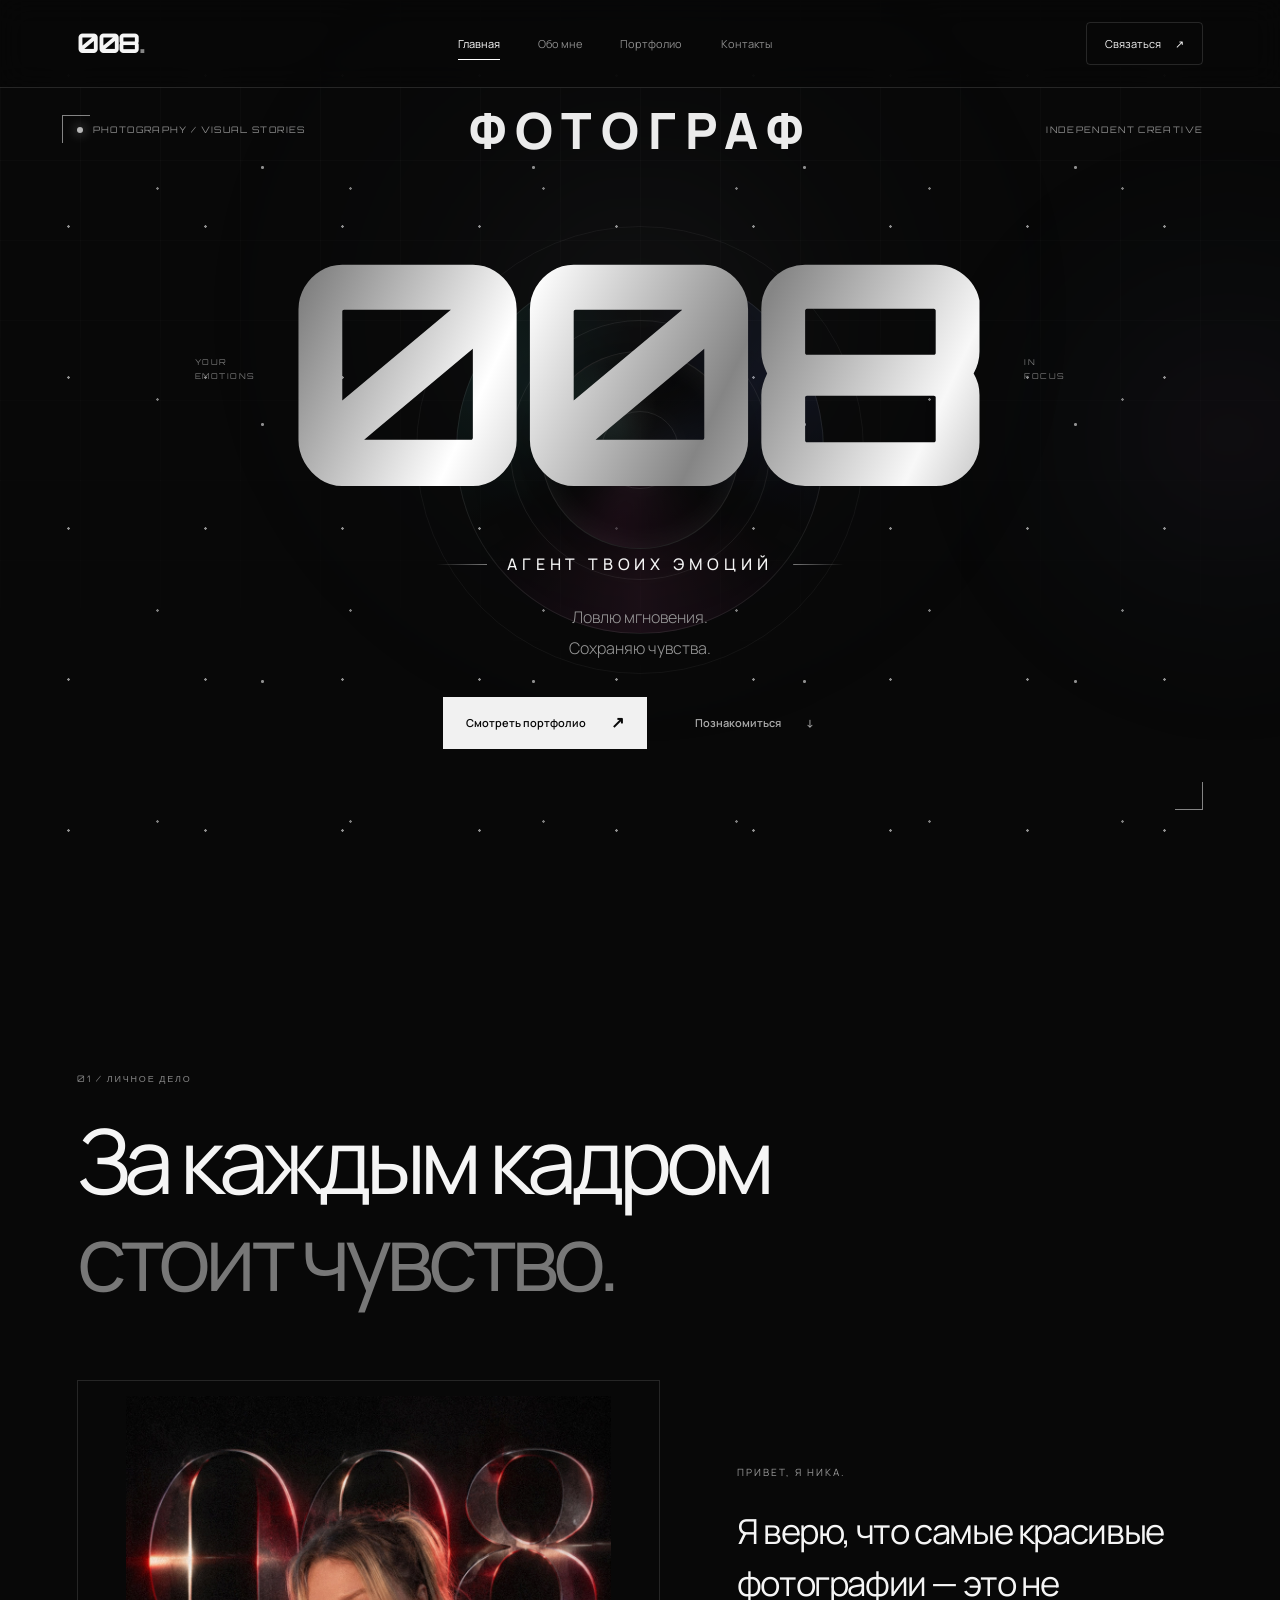
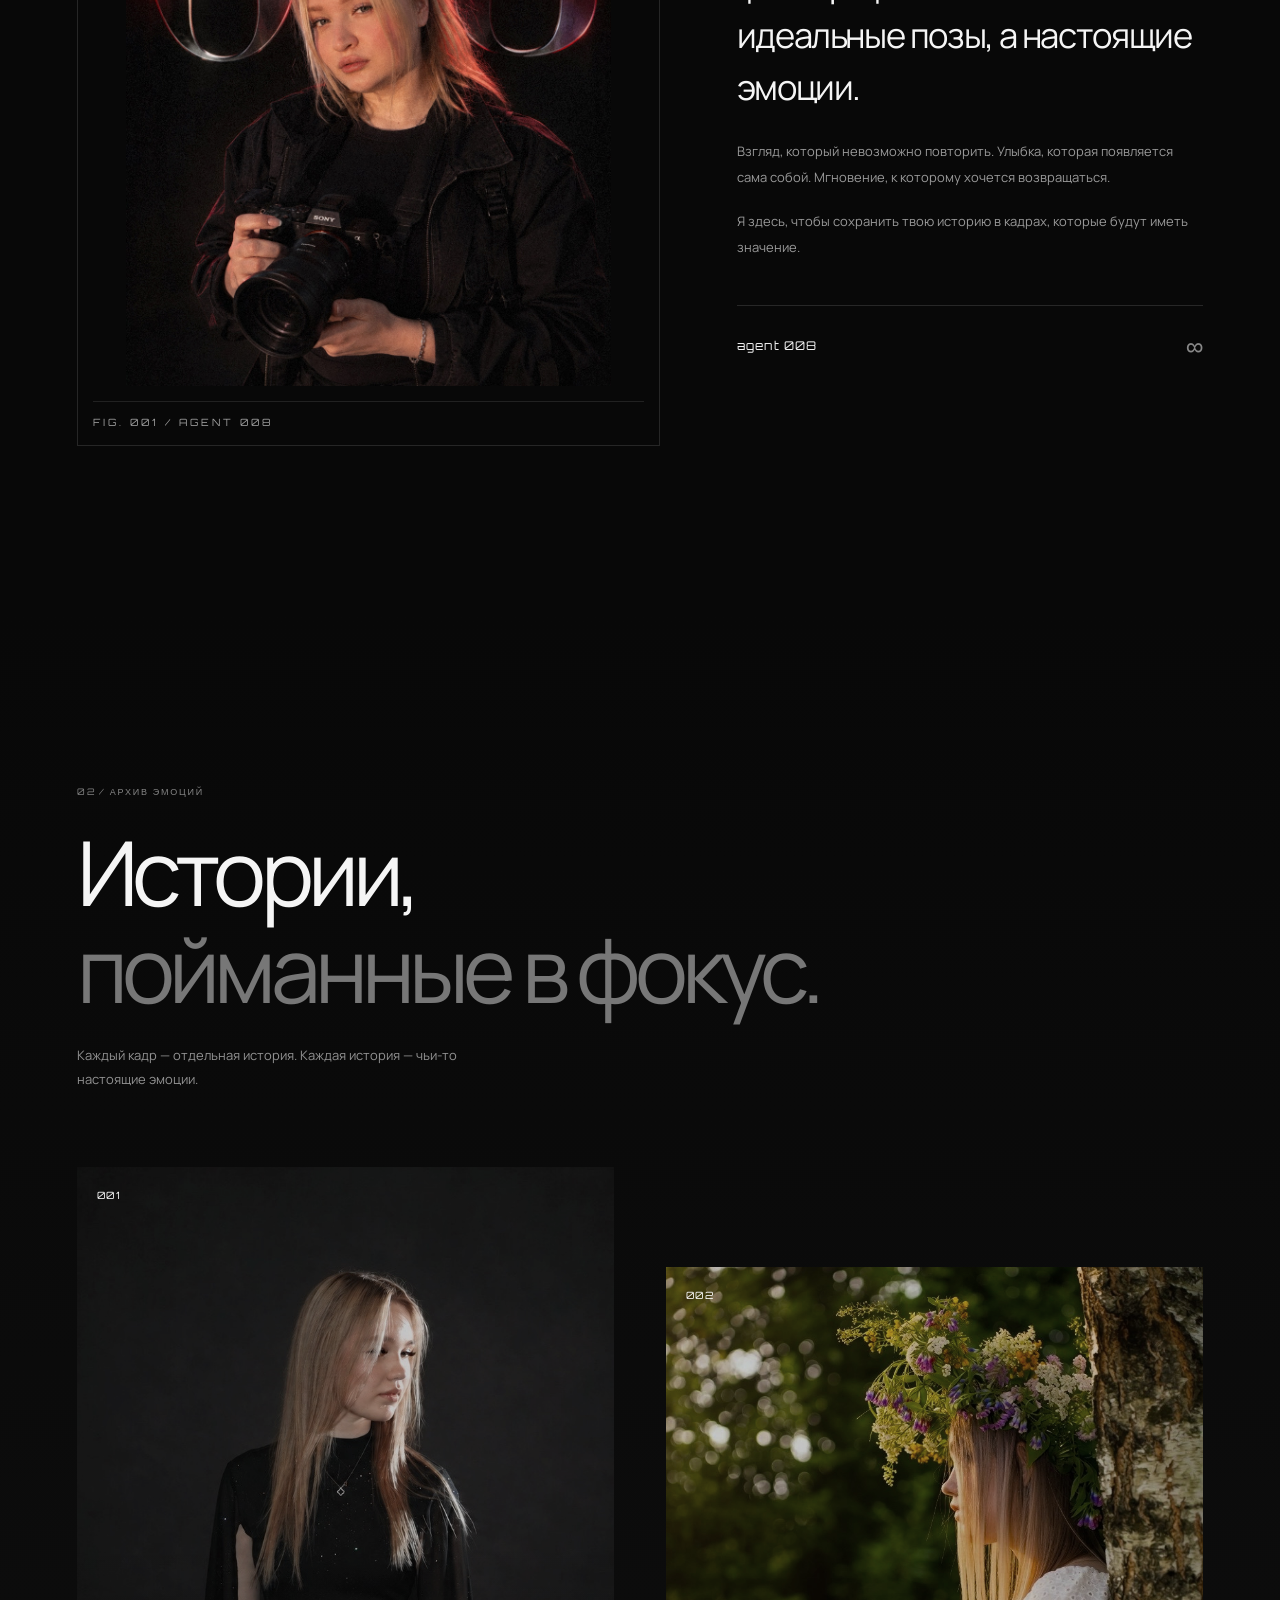
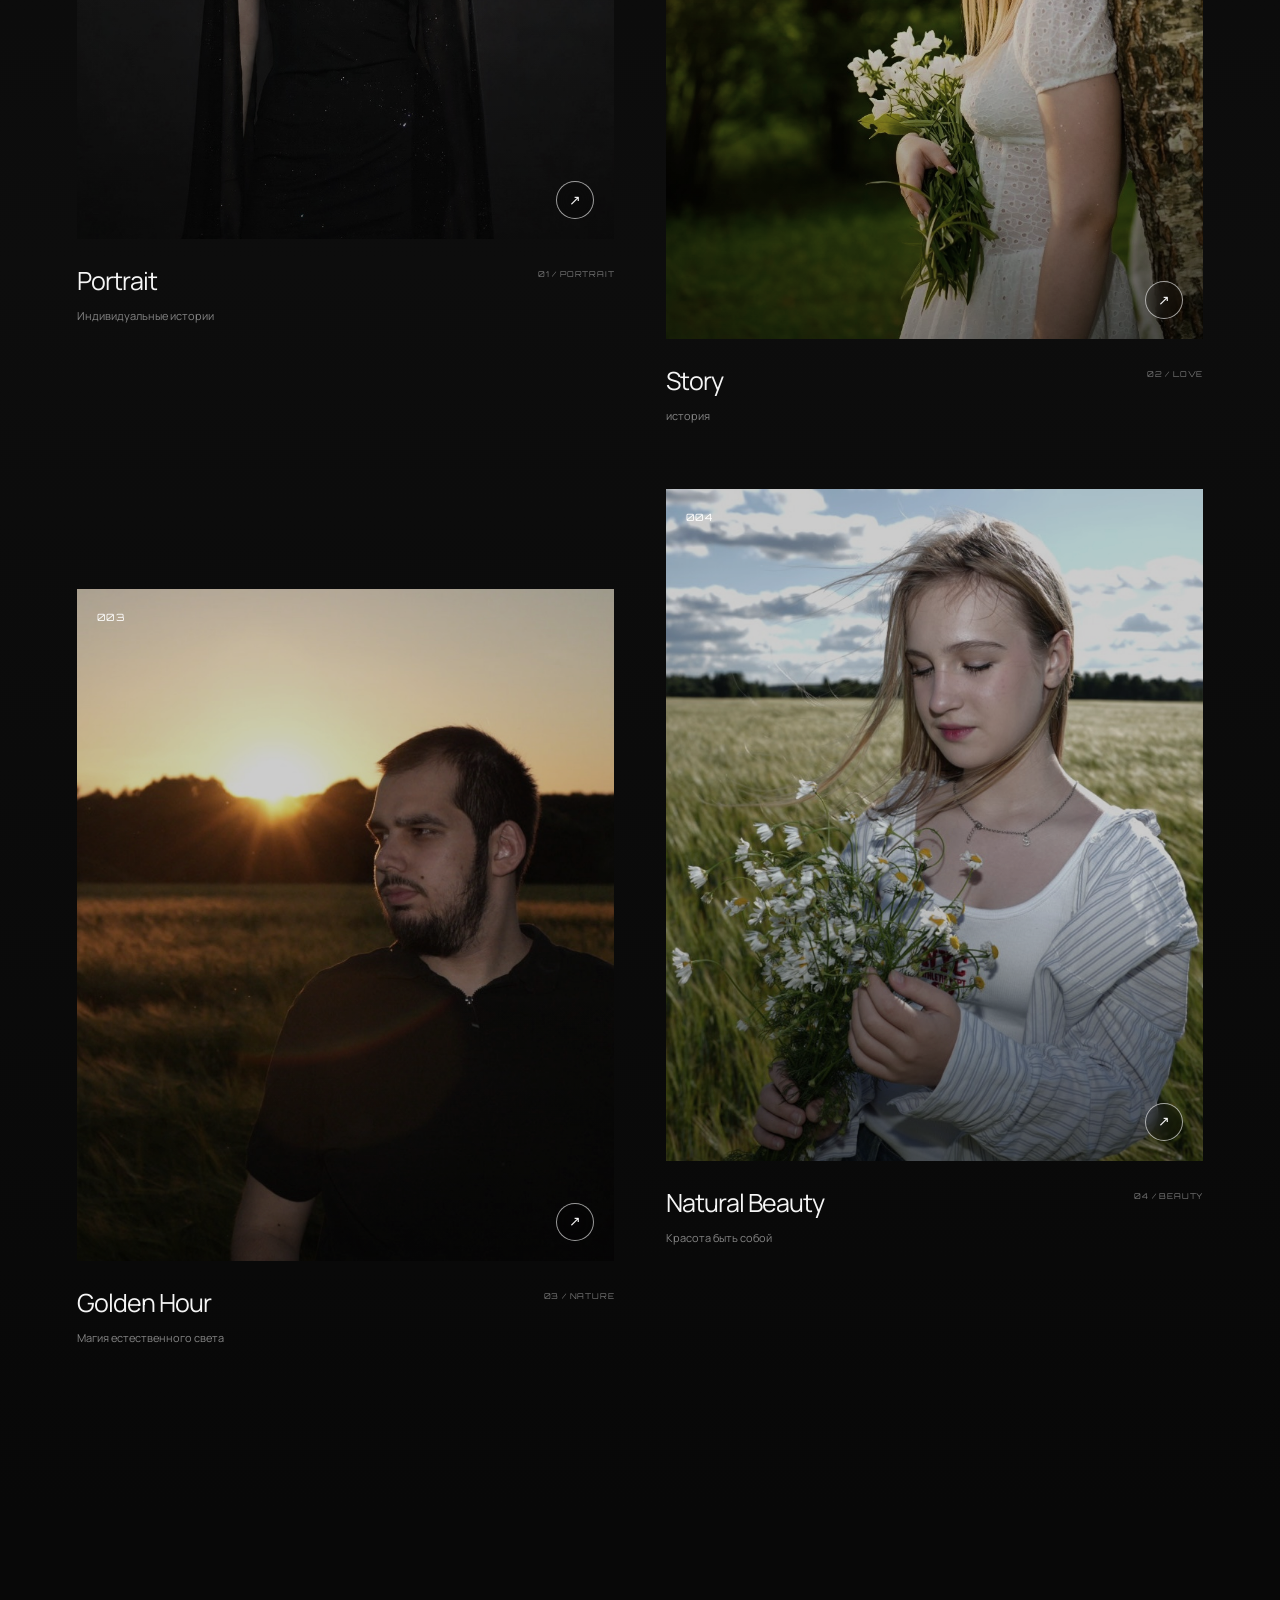
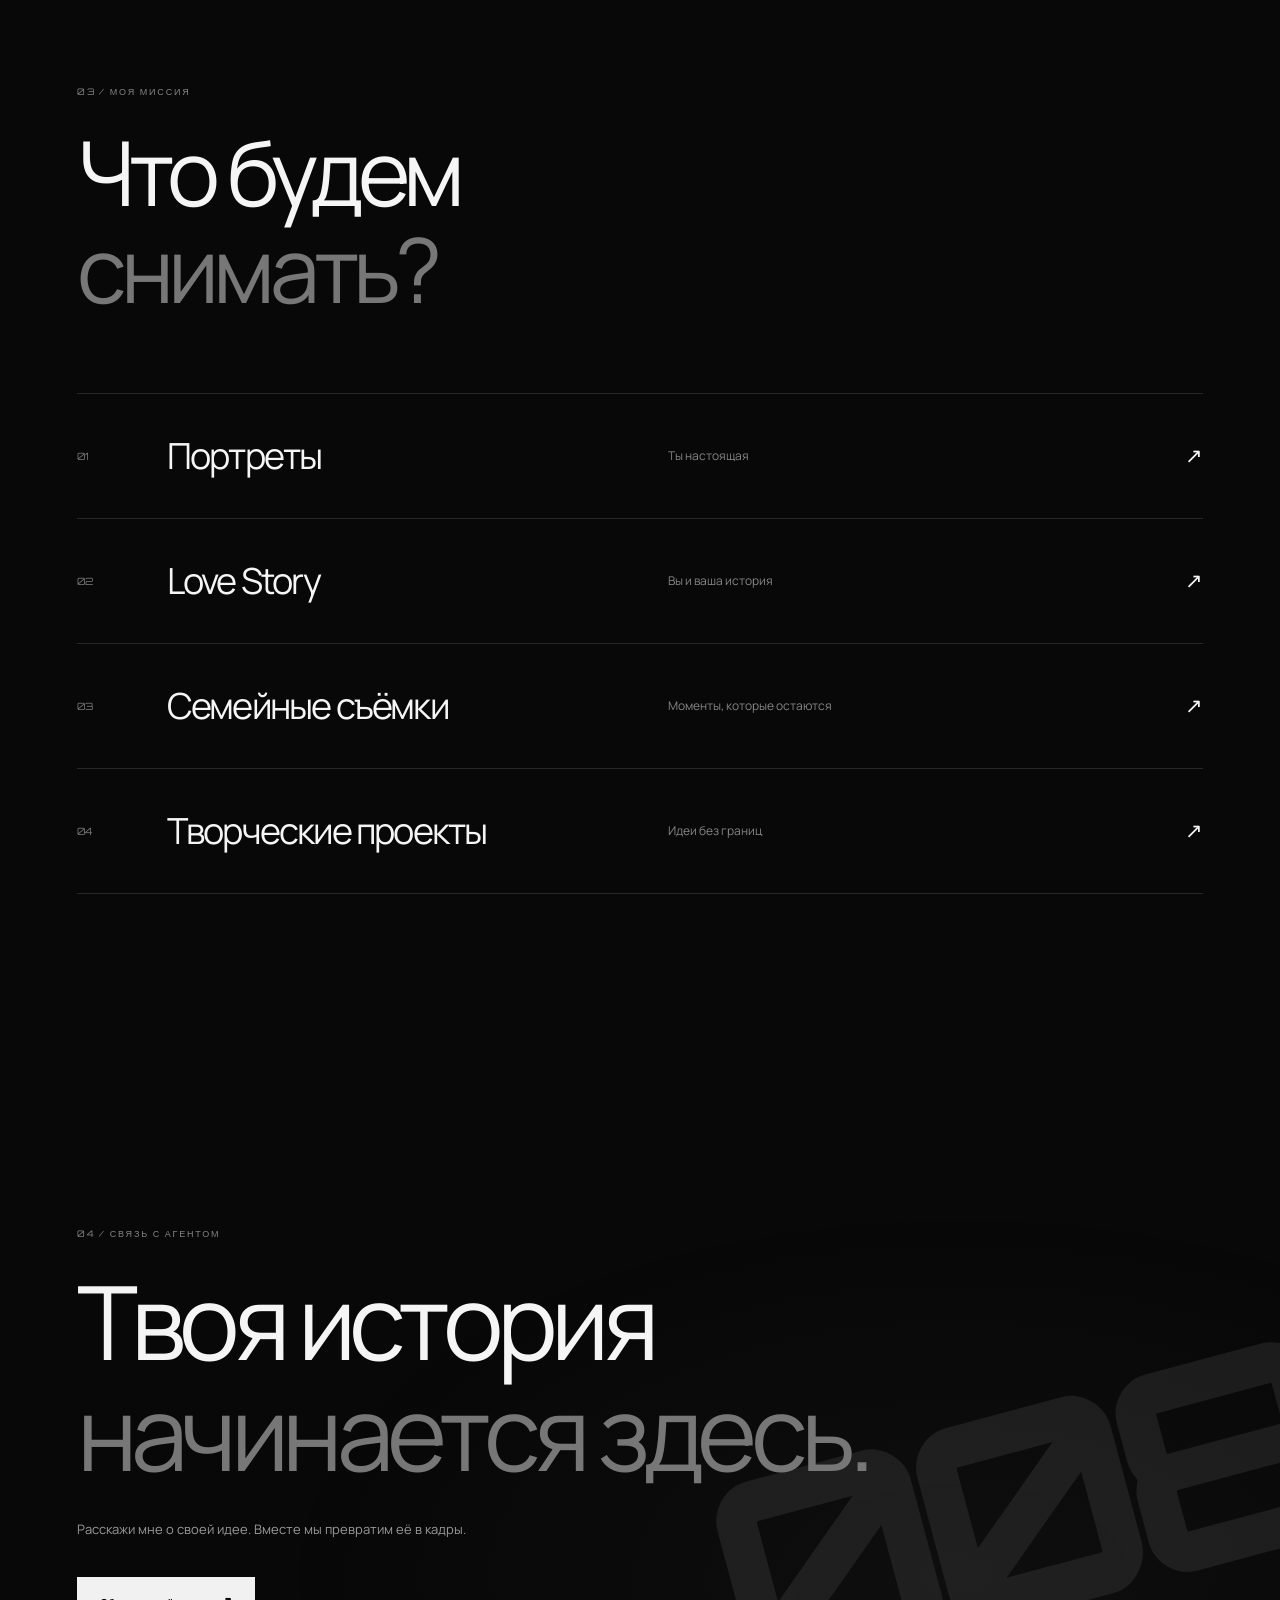
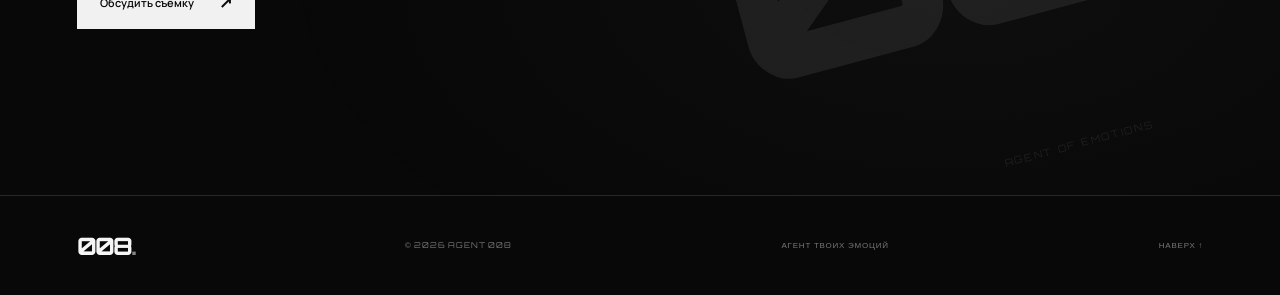
<file: index.html>
<!DOCTYPE html>
<html lang="ru">
<head>
    <meta charset="UTF-8">

    <meta name="viewport" content="width=device-width, initial-scale=1.0">

    <meta
        name="description"
        content="008 — Агент твоих эмоций. Фотография, портреты и истории в кадре."
    >

    <meta name="theme-color" content="#080808">

    <title>008 — Агент твоих эмоций</title>

    <!-- Подключаем стили -->
    <link rel="stylesheet" href="style.css">

    <!-- Подключаем шрифты -->
    <link rel="preconnect" href="https://fonts.googleapis.com">
    <link rel="preconnect" href="https://fonts.gstatic.com" crossorigin>

    <link
        href="https://fonts.googleapis.com/css2?family=Manrope:wght@300;400;500;600;700;800&family=Orbitron:wght@400;500;600;700;800&display=swap"
        rel="stylesheet"
    >

    <!-- Подключаем JavaScript -->
    <script src="script.js" defer></script>
</head>

<body>
<!-- КОСМИЧЕСКИЙ ФОН -->

    <div class="space-background" aria-hidden="true">
        <div class="space-stars"></div>
        <div class="space-glow"></div>
        <div class="comets-container"></div>
    </div>
    <!-- =======================================
         ЭКРАН ЗАГРУЗКИ
    ======================================== -->

    <div class="loader" id="loader" aria-hidden="true">

        <div class="loader__content">

            <span class="loader__number">008</span>

            <div class="loader__line"></div>

            <span class="loader__text">
                ИНИЦИАЛИЗАЦИЯ ОБЪЕКТИВА
            </span>

        </div>

    </div>


    <!-- =======================================
         СВЕТОВОЙ ЭФФЕКТ
    ======================================== -->

    <div class="ambient-light" aria-hidden="true"></div>


    <!-- =======================================
         ШАПКА САЙТА
    ======================================== -->
    
<div id="pageShell">
    <header class="header" id="header">

        <a href="#home" class="header__logo" aria-label="008 — Главная">
            008<span>.</span>
        </a>

        <nav class="navigation" id="navigation">

            <a href="#home" class="navigation__link active">
                Главная
            </a>

            <a href="#about" class="navigation__link">
                Обо мне
            </a>

            <a href="portfolio.html" class="navigation__link">
                Портфолио
            </a>

            <a href="contact.html" class="navigation__link">
                Контакты
            </a>

        </nav>

        <a href="contact.html" class="header__button">
            Связаться <span>↗</span>
        </a>

        <button
            class="menu-toggle"
            id="menuToggle"
            aria-label="Открыть меню"
            aria-expanded="false"
            aria-controls="navigation"
        >
            <span></span>
            <span></span>
        </button>

    </header>


    <!-- =======================================
         ГЛАВНЫЙ ЭКРАН
    ======================================== -->

    <main>

        <section class="hero" id="home">

            <!-- Декоративная сетка -->
            <div class="hero__grid" aria-hidden="true"></div>

            <!-- Декоративные линии -->
            <div class="hero__corner hero__corner--left"></div>
            <div class="hero__corner hero__corner--right"></div>


            <!-- Информация сверху -->
        <div class="hero__topline reveal">

    <span class="status">
        <span class="status__dot"></span>
        PHOTOGRAPHY / VISUAL STORIES
    </span>

    <span class="hero__profession">
        ФОТОГРАФ
    </span>

    <span class="hero__edition">
        INDEPENDENT CREATIVE
    </span>

</div>

            <!-- Главный логотип -->
            <div class="hero__main">

                <div class="hero__number-wrap">

                    <span class="hero__side-note hero__side-note--left">
                        YOUR<br>EMOTIONS
                    </span>

                    <h1 class="hero__number" aria-label="Ноль ноль восемь">
                        008
                    </h1>

                    <span class="hero__side-note hero__side-note--right">
                        IN<br>FOCUS
                    </span>

                    <!-- Световой блик -->
                    <div class="hero__lens-flare" aria-hidden="true"></div>

                </div>


                <div class="hero__signature reveal">

                    <span class="hero__signature-line"></span>

                    <p>АГЕНТ ТВОИХ ЭМОЦИЙ</p>

                    <span class="hero__signature-line"></span>

                </div>


                <p class="hero__description reveal">
                    Ловлю мгновения.<br>
                    Сохраняю чувства.
                </p>


                <div class="hero__actions reveal">

                    <a href="#portfolio" class="button button--primary">
                        <span>Смотреть портфолио</span>
                        <span class="button__icon">↗</span>
                    </a>

                    <a href="#about" class="button button--text">
                        Познакомиться <span>↓</span>
                    </a>

                </div>

            </div>


            <!-- Декоративный объектив -->
            <div class="lens" aria-hidden="true">

                <div class="lens__ring lens__ring--outer"></div>

                <div class="lens__ring lens__ring--middle"></div>

                <div class="lens__ring lens__ring--inner"></div>

                <div class="lens__glass">

                    <div class="lens__reflection"></div>

                    <div class="lens__iris"></div>

                </div>

                <div class="lens__spark"></div>

            </div>


            <!-- Информация снизу -->
            <div class="hero__bottomline reveal">

                <span>MISSION № 008</span>

                <a href="#portfolio" class="scroll-indicator">
                    <span>ЛИСТАЙ ВНИЗ</span>
                    <span class="scroll-indicator__arrow">↓</span>
                </a>

                <span>CAPTURE THE MOMENT</span>

            </div>

        </section>


        <!-- =======================================
             О БРЕНДЕ
        ======================================== -->

        <section class="about section" id="about">

            <div class="section__heading reveal">

                <span class="eyebrow">
                    01 / ЛИЧНОЕ ДЕЛО
                </span>

                <h2>
                    За каждым кадром<br>
                    <span>стоит чувство.</span>
                </h2>

            </div>


            <div class="about__content">

                <div class="about__visual reveal">

    <div class="about__frame">

        <!-- НАСТОЯЩАЯ ФОТОГРАФИЯ НИКИ -->

        <img
            class="about__photo"
            src="images/agent.png"
            alt="Ника — фотограф и агент 008"
            loading="lazy"
        >

        <!-- ПОДПИСЬ ПОД ФОТОГРАФИЕЙ -->

        <span class="about__frame-label">
            FIG. 001 / AGENT 008
        </span>

    </div>


                </div>


                <div class="about__text reveal">

                    <span class="about__small-title">
                        ПРИВЕТ, Я НИКА.
                    </span>

                    <p class="about__lead">
                        Я верю, что самые красивые фотографии —
                        это не идеальные позы, а настоящие эмоции.
                    </p>

                    <p class="about__paragraph">
                        Взгляд, который невозможно повторить.
                        Улыбка, которая появляется сама собой.
                        Мгновение, к которому хочется возвращаться.
                    </p>

                    <p class="about__paragraph">
                        Я здесь, чтобы сохранить твою историю
                        в кадрах, которые будут иметь значение.
                    </p>

                    <div class="about__signature">
                        <span>agent 008</span>
                        <span class="about__signature-symbol">∞</span>
                    </div>

                </div>

            </div>

        </section>


        <!-- =======================================
             ПОРТФОЛИО
        ======================================== -->

        <section class="portfolio section" id="portfolio">

            <div class="section__heading reveal">

                <span class="eyebrow">
                    02 / АРХИВ ЭМОЦИЙ
                </span>

                <h2>
                    Истории,<br>
                    <span>пойманные в фокус.</span>
                </h2>

                <p class="section__description">
                    Каждый кадр — отдельная история.
                    Каждая история — чьи-то настоящие эмоции.
                </p>

            </div>


            <div class="portfolio__grid">


                <!-- ФОТОГРАФИЯ 1 -->

                <article class="photo-card photo-card--large reveal">

                    <div class="photo-card__image">

                        <img
                            src="images/1.png"
                            alt="Женский портрет"
                            loading="lazy"
                        >

                        <span class="photo-card__index">001</span>

                        <span class="photo-card__zoom">↗</span>

                    </div>

                    <div class="photo-card__info">

                        <div>
                            <h3>Portrait</h3>
                            <p>Индивидуальные истории</p>
                        </div>

                        <span class="photo-card__category">
                            01 / PORTRAIT
                        </span>

                    </div>

                </article>


                <!-- ФОТОГРАФИЯ 2 -->

                <article class="photo-card photo-card--small reveal">

                    <div class="photo-card__image">

                        <img
                            src="images/2.png"
                            alt="Романтическая история пары"
                            loading="lazy"
                        >

                        <span class="photo-card__index">002</span>

                        <span class="photo-card__zoom">↗</span>

                    </div>

                    <div class="photo-card__info">

                        <div>
                            <h3>Story</h3>
                            <p>история</p>
                        </div>

                        <span class="photo-card__category">
                            02 / LOVE
                        </span>

                    </div>

                </article>


                <!-- ФОТОГРАФИЯ 3 -->

                <article class="photo-card photo-card--small reveal">

                    <div class="photo-card__image">

                        <img
                            src="images/12.png"
                            alt="Золотой свет на природе"
                            loading="lazy"
                        >

                        <span class="photo-card__index">003</span>

                        <span class="photo-card__zoom">↗</span>

                    </div>

                    <div class="photo-card__info">

                        <div>
                            <h3>Golden Hour</h3>
                            <p>Магия естественного света</p>
                        </div>

                        <span class="photo-card__category">
                            03 / NATURE
                        </span>

                    </div>

                </article>


                <!-- ФОТОГРАФИЯ 4 -->

                <article class="photo-card photo-card--large reveal">

                    <div class="photo-card__image">

                        <img
                            src="images/3.png"
                            alt="Портрет девушки в естественном свете"
                            loading="lazy"
                        >

                        <span class="photo-card__index">004</span>

                        <span class="photo-card__zoom">↗</span>

                    </div>

                    <div class="photo-card__info">

                        <div>
                            <h3>Natural Beauty</h3>
                            <p>Красота быть собой</p>
                        </div>

                        <span class="photo-card__category">
                            04 / BEAUTY
                        </span>

                    </div>

                </article>

            </div>

        </section>


        <!-- =======================================
             НАПРАВЛЕНИЯ СЪЁМОК
        ======================================== -->

        <section class="services section" id="services">

            <div class="section__heading reveal">

                <span class="eyebrow">
                    03 / МОЯ МИССИЯ
                </span>

                <h2>
                    Что будем<br>
                    <span>снимать?</span>
                </h2>

            </div>


            <div class="services__list">

                <a href="#contact" class="service reveal">

                    <span class="service__number">01</span>

                    <span class="service__name">
                        Портреты
                    </span>

                    <span class="service__description">
                        Ты настоящая
                    </span>

                    <span class="service__arrow">↗</span>

                </a>


                <a href="#contact" class="service reveal">

                    <span class="service__number">02</span>

                    <span class="service__name">
                        Love Story
                    </span>

                    <span class="service__description">
                        Вы и ваша история
                    </span>

                    <span class="service__arrow">↗</span>

                </a>


                <a href="#contact" class="service reveal">

                    <span class="service__number">03</span>

                    <span class="service__name">
                        Семейные съёмки
                    </span>

                    <span class="service__description">
                        Моменты, которые остаются
                    </span>

                    <span class="service__arrow">↗</span>

                </a>


                <a href="#contact" class="service reveal">

                    <span class="service__number">04</span>

                    <span class="service__name">
                        Творческие проекты
                    </span>

                    <span class="service__description">
                        Идеи без границ
                    </span>

                    <span class="service__arrow">↗</span>

                </a>

            </div>

        </section>


        <!-- =======================================
             КОНТАКТЫ
        ======================================== -->

        <section class="contact section" id="contact">

            <span class="eyebrow reveal">
                04 / СВЯЗЬ С АГЕНТОМ
            </span>

            <div class="contact__main reveal">

                <h2>
                    Твоя история<br>
                    <span>начинается здесь.</span>
                </h2>

                <p>
                    Расскажи мне о своей идее.
                    Вместе мы превратим её в кадры.
                </p>

                <!-- ЗАМЕНИ ССЫЛКУ НА СВОЙ TELEGRAM -->

               <a
    href="contact.html"
    class="button button--primary contact__button"
>
    <span>Обсудить съёмку</span>
    <span class="button__icon">↗</span>
</a>

            </div>


            <div class="contact__stamp" aria-hidden="true">
                <span>008</span>
                <span>AGENT OF EMOTIONS</span>
            </div>

        </section>

    </main>


    <!-- =======================================
         ПОДВАЛ
    ======================================== -->

    <footer class="footer">

        <a href="#home" class="footer__logo">
            008<span>.</span>
        </a>

        <p class="footer__copyright">
            © <span id="currentYear"></span> AGENT 008
        </p>

        <p class="footer__tagline">
            АГЕНТ ТВОИХ ЭМОЦИЙ
        </p>

        <a href="#home" class="footer__top">
            НАВЕРХ ↑
        </a>

    </footer>
</div>

</body>
</html>
</file>
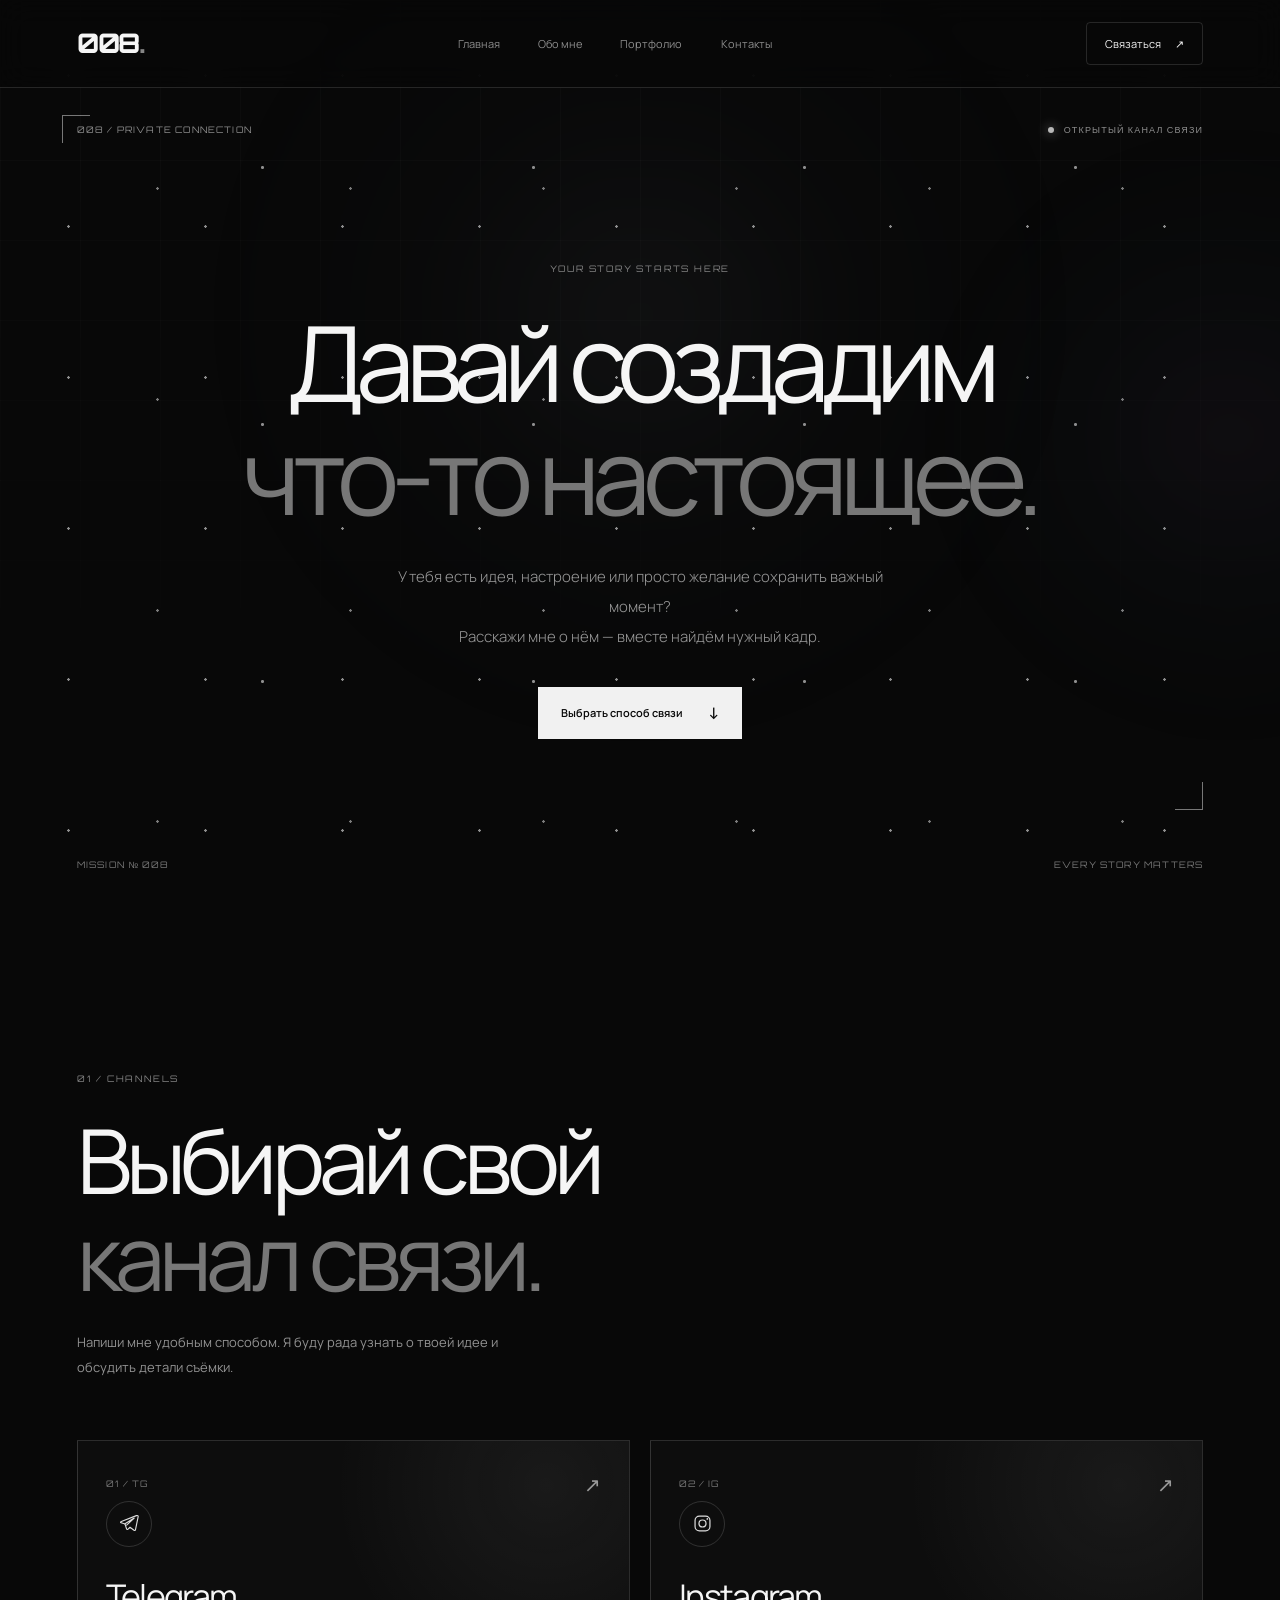
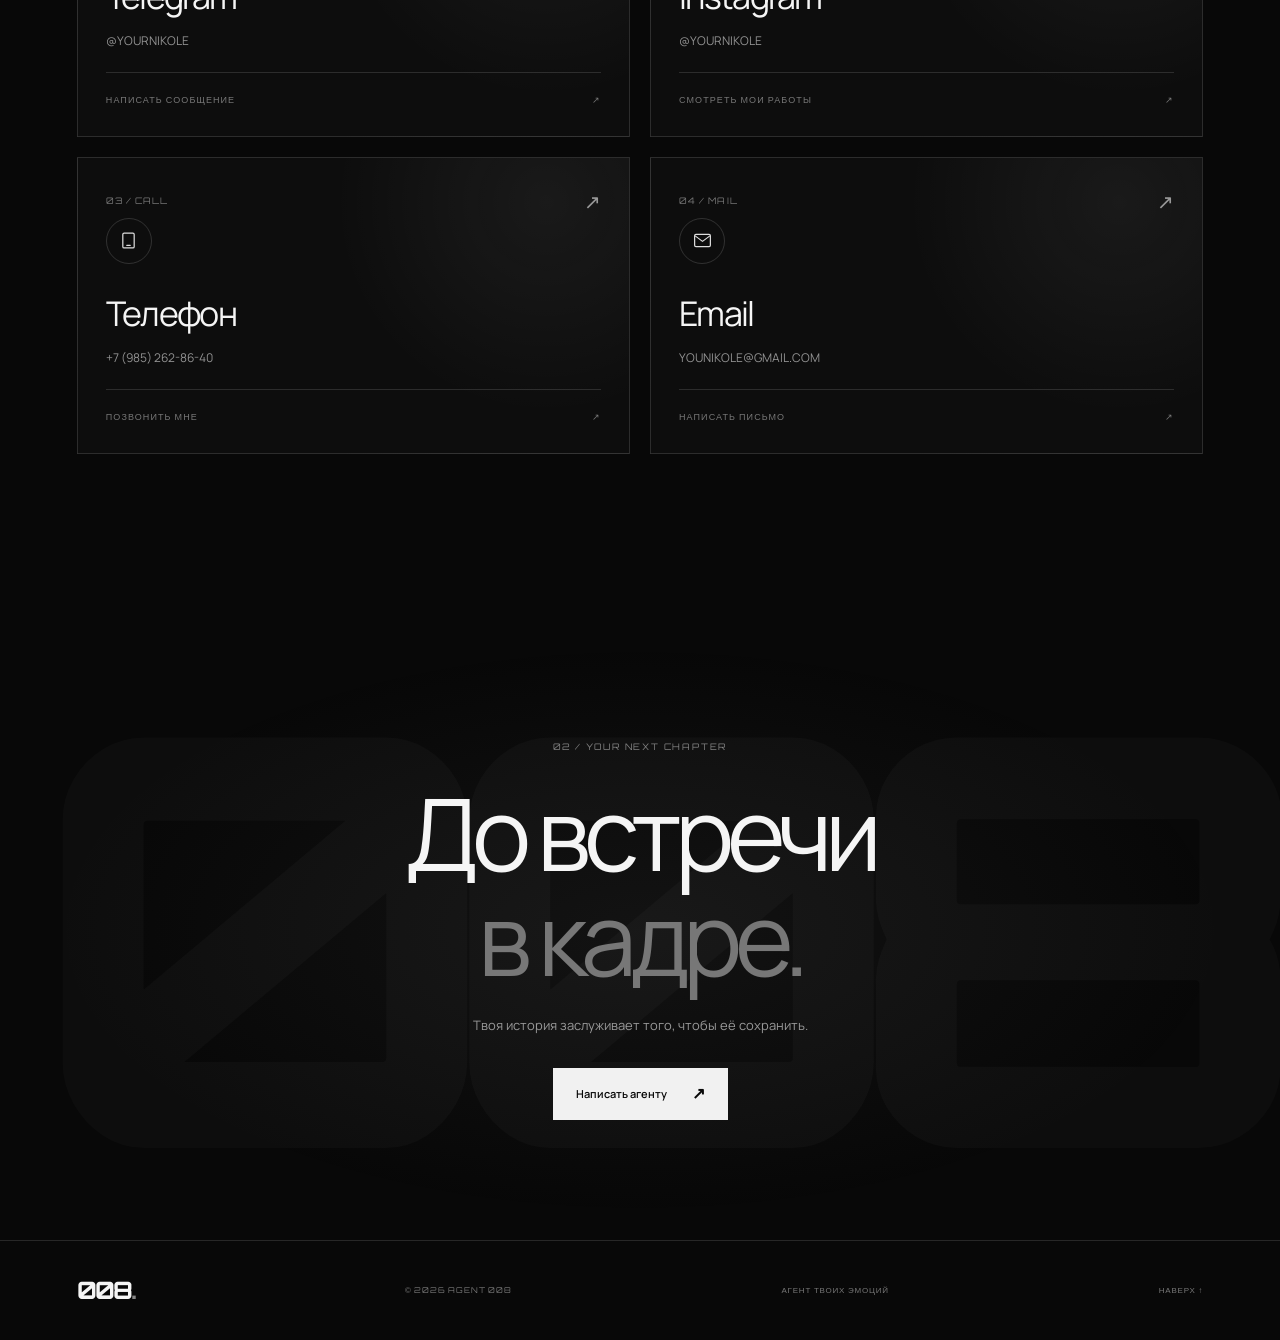
<file: contact.html>
<!DOCTYPE html>
<html lang="ru">
<head>
    <meta charset="UTF-8">
    <meta name="viewport" content="width=device-width, initial-scale=1.0">

    <meta
        name="description"
        content="Обсудить съёмку с фотографом Никой — AGENT 008."
    >

    <meta name="theme-color" content="#080808">

    <title>Обсудить съёмку — AGENT 008</title>

    <!-- Основные стили сайта -->
    <link rel="stylesheet" href="style.css">

    <!-- Стили страницы контактов -->
    <link rel="stylesheet" href="contact.css">

    <!-- Шрифты основного сайта -->
    <link rel="preconnect" href="https://fonts.googleapis.com">
    <link rel="preconnect" href="https://fonts.gstatic.com" crossorigin>

    <link
        href="https://fonts.googleapis.com/css2?family=Manrope:wght@300;400;500;600;700;800&family=Orbitron:wght@400;500;600;700;800&display=swap"
        rel="stylesheet"
    >

    <script src="script.js" defer></script>
    <script src="contact.js" defer></script>
</head>

<body class="contact-page">
 <!-- Космический фон -->
<div class="space-background" aria-hidden="true">
    <div class="space-stars"></div>
    <div class="space-glow"></div>
    <div class="comets-container"></div>
</div>
 <div id="pageShell">
    <!-- Экран загрузки в стиле основного сайта -->
    <div class="loader" id="loader" aria-hidden="true">
        <div class="loader__content">
            <span class="loader__number">008</span>
            <div class="loader__line"></div>
            <span class="loader__text">УСТАНОВЛЕНИЕ СВЯЗИ</span>
        </div>
    </div>

    <div class="ambient-light" aria-hidden="true"></div>

    <!-- ШАПКА: сохраняем исходные классы и структуру -->
    <header class="header" id="header">

        <a href="index.html#home" class="header__logo"
           aria-label="008 — Главная">
            008<span>.</span>
        </a>

        <nav class="navigation" id="navigation">

            <a href="index.html#home" class="navigation__link">
                Главная
            </a>

            <a href="index.html#about" class="navigation__link">
                Обо мне
            </a>

            <a href="portfolio.html" class="navigation__link">
                Портфолио
            </a>

            <a href="contact.html"
               class="navigation__link active">
                Контакты
            </a>

        </nav>

        <a href="#contact-options" class="header__button">
            Связаться <span>↗</span>
        </a>

           <button
            class="menu-toggle"
            id="menuToggle"
            aria-label="Открыть меню"
            aria-expanded="false"
            aria-controls="navigation"
        >
            <span></span>
            <span></span>
        </button>

    </header>


    <main>

        <!-- ГЛАВНЫЙ ЭКРАН -->
        <section class="contact-hero">

            <div class="contact-hero__grid" aria-hidden="true"></div>

            <div class="contact-hero__corner contact-hero__corner--left"
                 aria-hidden="true"></div>

            <div class="contact-hero__corner contact-hero__corner--right"
                 aria-hidden="true"></div>

            <div class="contact-hero__topline">
                <span>008 / PRIVATE CONNECTION</span>

                <span class="contact-hero__status">
                    <span class="status__dot"></span>
                    ОТКРЫТЫЙ КАНАЛ СВЯЗИ
                </span>
            </div>

            <div class="contact-hero__content">

                <span class="eyebrow contact-hero__eyebrow">
                    YOUR STORY STARTS HERE
                </span>

                <h1 class="contact-hero__title">
                    Давай создадим<br>
                    <span>что-то настоящее.</span>
                </h1>

                <p class="contact-hero__description">
                    У тебя есть идея, настроение или просто желание
                    сохранить важный момент?
                    <br>
                    Расскажи мне о нём — вместе найдём нужный кадр.
                </p>

                <a href="#contact-options"
                   class="button button--primary contact-hero__button">

                    <span>Выбрать способ связи</span>
                    <span class="button__icon">↓</span>

                </a>

            </div>

            <div class="contact-hero__bottomline">
                <span>MISSION № 008</span>
                <span>EVERY STORY MATTERS</span>
            </div>

        </section>


        <!-- СПОСОБЫ СВЯЗИ -->
        <section class="contact-options section" id="contact-options">

            <div class="contact-options__heading reveal">

                <span class="eyebrow">
                    01 / CHANNELS
                </span>

                <h2>
                    Выбирай свой<br>
                    <span>канал связи.</span>
                </h2>

                <p>
                    Напиши мне удобным способом.
                    Я буду рада узнать о твоей идее и обсудить детали съёмки.
                </p>

            </div>


            <div class="contact-cards">

                <!-- TELEGRAM -->
                <a
                    class="contact-card reveal"
                    href="https://t.me/YOURNIKOLE"
                    target="_blank"
                    rel="noopener noreferrer"
                >

                    <div class="contact-card__top">
                        <span class="contact-card__index">01 / TG</span>
                        <span class="contact-card__arrow">↗</span>
                    </div>

                    <div class="contact-card__icon" aria-hidden="true">
                        <svg viewBox="0 0 24 24" fill="none">
                            <path
                                d="M21 3 3.8 9.7c-1.2.5-1.2 1.2-.2 1.5l4.4 1.4 1.7 5.3c.2.7.1 1 .8 1 .5 0 .7-.2 1-.5l2.2-2.1 4.6 3.4c.9.5 1.5.2 1.7-.8L23 4.5C23.3 3.2 22.5 2.6 21 3Z"
                                stroke="currentColor"
                                stroke-width="1.3"
                                stroke-linejoin="round"
                            />
                            <path
                                d="m8 12.4 10.5-6.6-8.6 8"
                                stroke="currentColor"
                                stroke-width="1.3"
                                stroke-linecap="round"
                                stroke-linejoin="round"
                            />
                        </svg>
                    </div>

                    <div class="contact-card__body">
                        <h3>Telegram</h3>
                        <p>@YOURNIKOLE</p>
                    </div>

                    <div class="contact-card__bottom">
                        <span>НАПИСАТЬ СООБЩЕНИЕ</span>
                        <span>↗</span>
                    </div>

                </a>


                <!-- INSTAGRAM -->
                <a
                    class="contact-card reveal"
                    href="https://www.instagram.com/YOURNIKOLE/"
                    target="_blank"
                    rel="noopener noreferrer"
                >

                    <div class="contact-card__top">
                        <span class="contact-card__index">02 / IG</span>
                        <span class="contact-card__arrow">↗</span>
                    </div>

                    <div class="contact-card__icon" aria-hidden="true">
                        <svg viewBox="0 0 24 24" fill="none">
                            <rect
                                x="3.5" y="3.5"
                                width="17" height="17"
                                rx="5"
                                stroke="currentColor"
                                stroke-width="1.4"
                            />
                            <circle
                                cx="12" cy="12"
                                r="4"
                                stroke="currentColor"
                                stroke-width="1.4"
                            />
                            <circle
                                cx="17.5" cy="6.8"
                                r="1"
                                fill="currentColor"
                            />
                        </svg>
                    </div>

                    <div class="contact-card__body">
                        <h3>Instagram</h3>
                        <p>@YOURNIKOLE</p>
                    </div>

                    <div class="contact-card__bottom">
                        <span>СМОТРЕТЬ МОИ РАБОТЫ</span>
                        <span>↗</span>
                    </div>

                </a>


                <!-- ТЕЛЕФОН -->
                <a
                    class="contact-card reveal"
                    href="tel:+79852628640"
                >

                    <div class="contact-card__top">
                        <span class="contact-card__index">03 / CALL</span>
                        <span class="contact-card__arrow">↗</span>
                    </div>

                    <div class="contact-card__icon" aria-hidden="true">
                        <svg viewBox="0 0 24 24" fill="none">
                            <path
                                d="M7 3.5h10a1.5 1.5 0 0 1 1.5 1.5v14a1.5 1.5 0 0 1-1.5 1.5H7A1.5 1.5 0 0 1 5.5 19V5A1.5 1.5 0 0 1 7 3.5Z"
                                stroke="currentColor"
                                stroke-width="1.4"
                            />
                            <path
                                d="M10 17.5h4"
                                stroke="currentColor"
                                stroke-width="1.4"
                                stroke-linecap="round"
                            />
                        </svg>
                    </div>

                    <div class="contact-card__body">
                        <h3>Телефон</h3>
                        <p>+7 (985) 262-86-40</p>
                    </div>

                    <div class="contact-card__bottom">
                        <span>ПОЗВОНИТЬ МНЕ</span>
                        <span>↗</span>
                    </div>

                </a>


                <!-- EMAIL -->
                <a
                    class="contact-card reveal"
                    href="mailto:YOUNIKOLE@GMAIL.com"
                >

                    <div class="contact-card__top">
                        <span class="contact-card__index">04 / MAIL</span>
                        <span class="contact-card__arrow">↗</span>
                    </div>

                    <div class="contact-card__icon" aria-hidden="true">
                        <svg viewBox="0 0 24 24" fill="none">
                            <rect
                                x="3" y="5"
                                width="18" height="14"
                                rx="1.5"
                                stroke="currentColor"
                                stroke-width="1.4"
                            />
                            <path
                                d="m4 7 8 6 8-6"
                                stroke="currentColor"
                                stroke-width="1.4"
                                stroke-linecap="round"
                                stroke-linejoin="round"
                            />
                        </svg>
                    </div>

                    <div class="contact-card__body">
                        <h3>Email</h3>
                        <p>YOUNIKOLE@GMAIL.COM</p>
                    </div>

                    <div class="contact-card__bottom">
                        <span>НАПИСАТЬ ПИСЬМО</span>
                        <span>↗</span>
                    </div>

                </a>

            </div>

        </section>


        <!-- ФИНАЛЬНЫЙ БЛОК -->
        <section class="contact-finale">

            <span class="eyebrow reveal">
                02 / YOUR NEXT CHAPTER
            </span>

            <div class="contact-finale__number" aria-hidden="true">
                008
            </div>

            <h2 class="reveal">
                До встречи<br>
                <span>в кадре.</span>
            </h2>

            <p class="reveal">
                Твоя история заслуживает того, чтобы её сохранить.
            </p>

            <a
                href="https://t.me/YOURNIKOLE"
                target="_blank"
                rel="noopener noreferrer"
                class="button button--primary reveal"
            >
                <span>Написать агенту</span>
                <span class="button__icon">↗</span>
            </a>

        </section>

    </main>


    <!-- ПОДВАЛ: та же структура, что на главной -->
    <footer class="footer">

        <a href="index.html#home" class="footer__logo">
            008<span>.</span>
        </a>

        <p class="footer__copyright">
            © <span id="currentYear"></span> AGENT 008
        </p>

        <p class="footer__tagline">
            АГЕНТ ТВОИХ ЭМОЦИЙ
        </p>

        <a href="contact.html" class="footer__top">
            НАВЕРХ ↑
        </a>

    </footer>
</div>
</body>
</html>
</file>
<file: style.css>
/* =====================================================
   AGENT 008
   ГЛАВНЫЙ ФАЙЛ ДИЗАЙНА

   Здесь можно менять:
   цвета, размеры, шрифты, расстояния и эффекты.
===================================================== */


/* =====================================================
   01. ГЛАВНЫЕ НАСТРОЙКИ
===================================================== */

:root {

    /* ЦВЕТА */

    --color-background: #080808;
    --color-surface: #111111;
    --color-surface-light: #1a1a1a;

    --color-text: #f5f5f5;
    --color-text-muted: #8d8d8d;

    --color-accent: #d9d9d9;
    --color-border: rgba(255, 255, 255, 0.13);


    /* ШРИФТЫ */

    --font-main: "Manrope", sans-serif;
    --font-display: "Orbitron", sans-serif;


    /* РАЗМЕРЫ */

    --page-padding: clamp(20px, 6vw, 100px);

    --header-height: 88px;

    --content-width: 1440px;


    /* СКРУГЛЕНИЯ */

    --radius-small: 4px;
    --radius-medium: 12px;
    --radius-large: 24px;


    /* АНИМАЦИИ */

    --transition-fast: 0.25s ease;
    --transition-medium: 0.5s ease;
    --transition-slow: 0.9s cubic-bezier(0.2, 0.7, 0.2, 1);


    /* НАСТРОЙКИ ОБЪЕКТА: ЦИФРЫ 008 */

    --number-size: clamp(110px, 24vw, 340px);

    --number-spacing: -0.08em;


    /* НАСТРОЙКИ ОБЪЕКТА: ОБЪЕКТИВ */

    --lens-size: clamp(180px, 35vw, 480px);

    --lens-opacity: 0.65;

    --lens-speed: 12s;


    /* СВЕЧЕНИЕ */

    --glow-opacity: 0.45;

}


/* =====================================================
   02. СБРОС СТИЛЕЙ
===================================================== */

* {
    margin: 0;
    padding: 0;
    box-sizing: border-box;
}

html {
    scroll-behavior: smooth;
    scroll-padding-top: var(--header-height);
}

body {

    background: var(--color-background);

    color: var(--color-text);

    font-family: var(--font-main);

    font-size: 14px;

    line-height: 1.6;

    overflow-x: hidden;

    -webkit-font-smoothing: antialiased;

}

body.menu-open {
    overflow: hidden;
}

a {
    color: inherit;
    text-decoration: none;
}

button {
    font: inherit;
}

button,
a {
    -webkit-tap-highlight-color: transparent;
}

button:focus-visible,
a:focus-visible {
    outline: 2px solid white;
    outline-offset: 5px;
}

img {
    display: block;
    max-width: 100%;
}

::selection {
    background: white;
    color: black;
}


/* =====================================================
   03. ЭКРАН ЗАГРУЗКИ
===================================================== */

.loader {

    position: fixed;

    inset: 0;

    z-index: 9999;

    display: grid;

    place-items: center;

    background: #050505;

    transition:
        opacity 0.8s ease,
        visibility 0.8s ease;

}

.loader.is-hidden {

    opacity: 0;

    visibility: hidden;

    pointer-events: none;

}

.loader__content {

    display: flex;

    flex-direction: column;

    align-items: center;

    gap: 22px;

}

.loader__number {

    font-family: var(--font-display);

    font-size: clamp(60px, 15vw, 130px);

    font-weight: 800;

    letter-spacing: -0.09em;

    padding-right: 0.09em;

    color: #e9e9e9;

    background:
        linear-gradient(
            120deg,
            #656565 0%,
            #ffffff 22%,
            #777777 38%,
            #ffffff 50%,
            #888888 68%,
            #f5f5f5 82%,
            #5c5c5c 100%
        );

    background-size: 250% 100%;

    -webkit-background-clip: text;

    background-clip: text;

    -webkit-text-fill-color: transparent;

    animation: chromeFlow 3s linear infinite;

}

.loader__line {

    width: 180px;

    height: 1px;

    background: rgba(255, 255, 255, 0.15);

    overflow: hidden;

    position: relative;

}

.loader__line::after {

    content: "";

    position: absolute;

    inset: 0;

    background: white;

    transform: translateX(-100%);

    animation: loadingLine 1.2s ease forwards;

}

.loader__text {

    font-family: var(--font-display);

    font-size: 9px;

    letter-spacing: 0.22em;

    color: var(--color-text-muted);

}


/* =====================================================
   04. ОБЩИЕ СВЕТОВЫЕ ЭФФЕКТЫ
===================================================== */

.ambient-light {

    position: fixed;

    z-index: -1;

    top: 15%;

    right: -250px;

    width: 600px;

    height: 600px;

    border-radius: 50%;

    background:
        radial-gradient(
            circle,
            rgba(94, 70, 110, 0.09) 0%,
            rgba(52, 80, 110, 0.04) 35%,
            transparent 70%
        );

    filter: blur(30px);

    pointer-events: none;

}


/* =====================================================
   05. ШАПКА
===================================================== */

.header {

    position: fixed;

    top: 0;

    left: 0;

    width: 100%;

    height: var(--header-height);

    padding: 0 var(--page-padding);

    display: flex;

    align-items: center;

    justify-content: space-between;

    border-bottom: 1px solid var(--color-border);

    z-index: 100;

    background: rgba(8, 8, 8, 0.861);

    backdrop-filter: blur(15px);

}

.header__logo {

    font-family: var(--font-display);

    font-size: 27px;

    font-weight: 800;

    letter-spacing: -0.08em;

}

.header__logo span,
.footer__logo span {
    color: #858585;
}

.navigation {

    display: flex;

    align-items: center;

    gap: clamp(18px, 3vw, 48px);

}

.navigation__link {

    position: relative;

    color: var(--color-text-muted);

    font-size: 11px;

    transition: color var(--transition-fast);

}

.navigation__link::after {

    content: "";

    position: absolute;

    left: 0;

    bottom: -8px;

    width: 100%;

    height: 1px;

    background: white;

    transform: scaleX(0);

    transform-origin: right;

    transition: transform var(--transition-fast);

}

.navigation__link:hover,
.navigation__link.active {

    color: white;

}

.navigation__link:hover::after,
.navigation__link.active::after {

    transform: scaleX(1);

    transform-origin: left;

}

.header__button {

    display: flex;

    align-items: center;

    gap: 14px;

    padding: 12px 18px;

    border: 1px solid var(--color-border);

    border-radius: var(--radius-small);

    font-size: 11px;

    transition:
        background var(--transition-fast),
        color var(--transition-fast),
        border-color var(--transition-fast);

}

.header__button span {

    transition: transform var(--transition-fast);

}

.header__button:hover {

    color: black;

    background: white;

    border-color: white;

}

.header__button:hover span {

    transform: translate(3px, -3px);

}

.menu-toggle {

    display: none;

    border: none;

    background: none;

    color: white;

    cursor: pointer;

}


/* =====================================================
   06. ГЛАВНЫЙ ЭКРАН
===================================================== */

.hero {

    min-height: 100svh;

    position: relative;

    display: flex;

    flex-direction: column;

    justify-content: space-between;

    padding:
        calc(var(--header-height) + 35px)
        var(--page-padding)
        28px;

    overflow: hidden;

    isolation: isolate;

}

.hero__grid {

    position: absolute;

    inset: 0;

    z-index: -2;

    background-image:
        linear-gradient(
            rgba(255, 255, 255, 0.025) 1px,
            transparent 1px
        ),
        linear-gradient(
            90deg,
            rgba(255, 255, 255, 0.025) 1px,
            transparent 1px
        );

    background-size: 80px 80px;

    mask-image:
        linear-gradient(
            to bottom,
            black,
            transparent 90%
        );

    pointer-events: none;

}

.hero__corner {

    position: absolute;

    width: 28px;

    height: 28px;

    opacity: 0.5;

    pointer-events: none;

}

.hero__corner--left {
    left: calc(var(--page-padding) - 15px);
    top: 115px;

    border-top: 1px solid white;
    border-left: 1px solid white;
}

.hero__corner--right {

    right: var(--page-padding);

    bottom: 90px;

    border-right: 1px solid white;

    border-bottom: 1px solid white;

}

.hero__topline,
.hero__bottomline {

    position: relative;

    z-index: 2;

    display: flex;

    justify-content: space-between;

    align-items: center;

    gap: 20px;

    font-family: var(--font-display);

    font-size: 9px;

    letter-spacing: 0.15em;

    color: var(--color-text-muted);

}

.status {

    display: flex;

    align-items: center;

    gap: 10px;

}

.status__dot {

    width: 6px;

    height: 6px;

    border-radius: 50%;

    background: #b7b7b7;

    box-shadow: 0 0 12px rgba(255, 255, 255, 0.6);

    animation: statusPulse 2s ease-in-out infinite;

}

.hero__main {

    width: 100%;

    max-width: var(--content-width);

    margin: 55px auto 65px;

    position: relative;

    z-index: 2;

    text-align: center;

}

.hero__number-wrap {

    position: relative;

    display: inline-flex;

    justify-content: center;

    align-items: center;

    margin-bottom: 15px;

}

.hero__number {

    position: relative;

    z-index: 1;

    font-family: var(--font-display);

    font-size: var(--number-size);

    font-weight: 800;

    line-height: 0.95;

    letter-spacing: var(--number-spacing);

    padding-right: 0.08em;

    color: #d9d9d9;

    background:
        linear-gradient(
            115deg,
            #626262 0%,
            #ffffff 15%,
            #858585 28%,
            #f8f8f8 40%,
            #777777 51%,
            #ffffff 65%,
            #777777 80%,
            #eeeeee 100%
        );

    background-size: 240% 100%;

    -webkit-background-clip: text;

    background-clip: text;

    -webkit-text-fill-color: transparent;

    filter:
        drop-shadow(0 0 1px rgba(255, 255, 255, 0.4))
        drop-shadow(0 15px 40px rgba(255, 255, 255, 0.05));

    animation:
        chromeFlow 8s linear infinite,
        numberAppear 1.2s cubic-bezier(0.16, 1, 0.3, 1) both;

}

.hero__side-note {

    position: absolute;

    top: 50%;

    z-index: 2;

    font-family: var(--font-display);

    font-size: 8px;

    line-height: 1.8;

    letter-spacing: 0.18em;

    color: #777;

    text-align: left;

}

.hero__side-note--left {

    right: calc(100% + 25px);

    transform: translateY(-50%);

}

.hero__side-note--right {

    left: calc(100% + 25px);

    transform: translateY(-50%);

}

.hero__lens-flare {

    position: absolute;

    z-index: 3;

    top: 45%;

    left: 0;

    width: 100%;

    height: 2px;

    background:
        linear-gradient(
            90deg,
            transparent,
            rgba(255, 255, 255, 0.8),
            transparent
        );

    filter: blur(2px);

    opacity: 0;

    pointer-events: none;

    animation: lensFlare 1.5s ease 1.2s forwards;

}

.hero__signature {

    display: flex;

    justify-content: center;

    align-items: center;

    gap: 20px;

    margin-top: 22px;

}

.hero__signature p {

    font-size: clamp(12px, 1.3vw, 16px);

    font-weight: 500;

    letter-spacing: 0.3em;

}

.hero__signature-line {

    display: block;

    width: clamp(20px, 4vw, 65px);

    height: 1px;

    background: linear-gradient(
        90deg,
        transparent,
        #777
    );

}

.hero__signature-line:last-child {

    transform: rotate(180deg);

}

.hero__description {

    margin-top: 25px;

    font-size: clamp(13px, 1.5vw, 16px);

    line-height: 1.9;

    color: #999;

    font-weight: 300;

}

.hero__actions {

    margin-top: 34px;

    display: flex;

    justify-content: center;

    align-items: center;

    gap: 25px;

}


/* =====================================================
   07. КНОПКИ
===================================================== */

.button {

    min-height: 52px;

    display: inline-flex;

    align-items: center;

    justify-content: center;

    gap: 25px;

    padding: 0 22px;

    font-size: 11px;

    font-weight: 600;

    border: 1px solid transparent;

    cursor: pointer;

    transition:
        transform var(--transition-fast),
        background var(--transition-fast),
        color var(--transition-fast),
        border-color var(--transition-fast);

}

.button:hover {

    transform: translateY(-3px);

}

.button:active {

    transform: translateY(-1px) scale(0.98);

}

.button--primary {

    position: relative;

    overflow: hidden;

    color: #080808;

    background: #f1f1f1;

    border-color: #f1f1f1;

}

.button--primary::before {

    content: "";

    position: absolute;

    top: -100%;

    left: -60%;

    width: 35%;

    height: 300%;

    background: rgba(255, 255, 255, 0.8);

    transform: rotate(25deg);

    transition: left 0.6s ease;

}

.button--primary:hover::before {

    left: 130%;

}

.button--primary > span {

    position: relative;

    z-index: 1;

}

.button__icon {

    font-size: 16px;

    transition: transform var(--transition-fast);

}

.button--primary:hover .button__icon {

    transform: translate(3px, -3px);

}

.button--text {

    color: #aaa;

    background: transparent;

    border-color: transparent;

}

.button--text:hover {

    color: white;

}

.button--text span {

    transition: transform var(--transition-fast);

}

.button--text:hover span {

    transform: translateY(3px);

}


/* =====================================================
   08. ОБЪЕКТИВ
===================================================== */

.lens {

    position: absolute;

    z-index: -1;

    top: 50%;

    left: 50%;

    width: var(--lens-size);

    aspect-ratio: 1;

    opacity: var(--lens-opacity);

    transform: translate(-50%, -50%);

    pointer-events: none;

    animation: lensFloat 8s ease-in-out infinite;

}

.lens__ring {

    position: absolute;

    inset: 0;

    border-radius: 50%;

}

.lens__ring--outer {

    border: 1px solid rgba(255, 255, 255, 0.08);

    box-shadow:
        0 0 50px rgba(255, 255, 255, 0.02),
        inset 0 0 50px rgba(255, 255, 255, 0.02);

}

.lens__ring--middle {

    inset: 9%;

    border: 1px solid rgba(255, 255, 255, 0.13);

    background:
        conic-gradient(
            from 0deg,
            transparent,
            rgba(100, 130, 255, 0.13),
            transparent,
            rgba(255, 100, 190, 0.12),
            transparent,
            rgba(80, 230, 220, 0.12),
            transparent
        );

    animation: lensRotate 30s linear infinite;

}

.lens__ring--inner {

    inset: 21%;

    border: 1px solid rgba(255, 255, 255, 0.12);

    box-shadow:
        inset 0 0 35px rgba(255, 255, 255, 0.025),
        0 0 35px rgba(255, 255, 255, 0.02);

}

.lens__glass {

    position: absolute;

    inset: 28%;

    overflow: hidden;

    border-radius: 50%;

    border: 1px solid rgba(255, 255, 255, 0.15);

    background:
        radial-gradient(
            circle at 35% 30%,
            rgba(255, 255, 255, 0.12),
            transparent 25%
        ),
        radial-gradient(
            circle at center,
            #111 0%,
            #070707 55%,
            #171717 100%
        );

    box-shadow:
        inset 0 0 30px rgba(255, 255, 255, 0.06),
        0 0 60px rgba(0, 0, 0, 0.6);

}

.lens__reflection {

    position: absolute;

    inset: -50%;

    background:
        conic-gradient(
            from 30deg,
            transparent 0deg,
            rgba(90, 130, 255, 0.1) 60deg,
            transparent 90deg,
            rgba(255, 80, 190, 0.12) 170deg,
            transparent 210deg,
            rgba(80, 255, 230, 0.1) 280deg,
            transparent 320deg
        );

    filter: blur(12px);

    animation: lensRotate var(--lens-speed) linear infinite;

}

.lens__iris {

    position: absolute;

    inset: 30%;

    border-radius: 50%;

    border: 1px solid rgba(255, 255, 255, 0.13);

    box-shadow: 0 0 25px rgba(255, 255, 255, 0.04);

}

.lens__spark {

    position: absolute;

    top: 24%;

    right: 18%;

    width: 5px;

    height: 5px;

    border-radius: 50%;

    background: white;

    box-shadow:
        0 0 10px white,
        0 0 25px rgba(180, 200, 255, 0.8);

    animation: sparkPulse 3s ease-in-out infinite;

}


/* =====================================================
   09. НИЖНЯЯ ПОЛОСА ГЛАВНОГО ЭКРАНА
===================================================== */

.scroll-indicator {

    display: flex;

    align-items: center;

    gap: 12px;

    color: #aaa;

    transition: color var(--transition-fast);

}

.scroll-indicator:hover {

    color: white;

}

.scroll-indicator__arrow {

    font-size: 17px;

    animation: arrowBounce 1.5s ease-in-out infinite;

}


/* =====================================================
   10. ОБЩИЕ СЕКЦИИ
===================================================== */

.section {

    position: relative;

    padding:
        clamp(100px, 13vw, 190px)
        var(--page-padding);

}

.section__heading {

    max-width: var(--content-width);

    margin: 0 auto 75px;

}

.eyebrow {

    display: inline-block;

    margin-bottom: 25px;

    font-family: var(--font-display);

    font-size: 9px;

    letter-spacing: 0.2em;

    color: #858585;

}

.section__heading h2,
.contact__main h2 {

    font-size: clamp(42px, 7vw, 100px);

    font-weight: 400;

    line-height: 1.08;

    letter-spacing: -0.065em;

}

.section__heading h2 span,
.contact__main h2 span {

    color: #777;

}

.section__description {

    max-width: 420px;

    margin-top: 25px;

    color: #929292;

    font-size: 13px;

    line-height: 1.9;

}


/* =====================================================
   11. ОБО МНЕ
===================================================== */

.about__content {
    max-width: var(--content-width);
    width: 100%;
    margin: 0 auto;

    display: grid;
    grid-template-columns: minmax(0, 1fr) minmax(0, 0.8fr);

    align-items: center;
    gap: clamp(30px, 6vw, 90px);
}

.about__visual {
    width: 100%;
    min-width: 0;
}

.about__text {
    width: 100%;
    max-width: 500px;
    min-width: 0;
    justify-self: start;
}


.about__frame {

    position: relative;

    padding: 15px;

    border: 1px solid var(--color-border);

}

.about__placeholder {

    aspect-ratio: 4 / 5;

    display: flex;

    flex-direction: column;

    align-items: center;

    justify-content: center;

    gap: 15px;

    overflow: hidden;

    background:
        radial-gradient(
            ellipse at 50% 30%,
            rgba(255, 255, 255, 0.1),
            transparent 60%
        ),
        linear-gradient(
            145deg,
            #252525,
            #0b0b0b 65%
        );

}

.about__placeholder-number {

    font-family: var(--font-display);

    font-size: clamp(70px, 12vw, 140px);

    font-weight: 800;

    letter-spacing: -0.1em;

    color: #d9d9d9;

    opacity: 0.7;

}

.about__placeholder-text {

    text-align: center;

    font-family: var(--font-display);

    font-size: 9px;

    letter-spacing: 0.2em;

    color: #777;

}

.about__frame-label {

    display: block;

    padding-top: 14px;

    font-family: var(--font-display);

    font-size: 8px;

    letter-spacing: 0.13em;

    color: #777;

}

.about__text {

    max-width: 500px;

}

.about__small-title {

    display: inline-block;

    margin-bottom: 25px;

    font-size: 10px;

    letter-spacing: 0.2em;

    color: #999;

}

.about__lead {

    margin-bottom: 25px;

    font-size: clamp(22px, 2.7vw, 35px);

    line-height: 1.5;

    letter-spacing: -0.04em;

}

.about__paragraph {

    margin-bottom: 18px;

    color: #999;

    font-size: 13px;

    line-height: 2;

}

.about__signature {

    display: flex;

    justify-content: space-between;

    align-items: center;

    margin-top: 45px;

    padding-top: 20px;

    border-top: 1px solid var(--color-border);

}

.about__signature > span:first-child {

    font-family: var(--font-display);

    font-size: 12px;

    letter-spacing: 0.1em;

}

.about__signature-symbol {

    font-size: 25px;

    color: #888;

}


/* =====================================================
   12. ПОРТФОЛИО
===================================================== */

.portfolio {

    background:
        linear-gradient(
            180deg,
            #080808 0%,
            #0d0d0d 50%,
            #080808 100%
        );

}

.portfolio__grid {

    max-width: var(--content-width);

    margin: 0 auto;

    display: grid;

    grid-template-columns: repeat(2, minmax(0, 1fr));

    gap: clamp(30px, 5vw, 75px) clamp(20px, 4vw, 55px);

}

.photo-card {

    min-width: 0;

}

.photo-card--large {

    margin-top: 0;

}

.photo-card--small {

    margin-top: 100px;

}

.photo-card__image {

    position: relative;

    overflow: hidden;

    aspect-ratio: 4 / 5;

    background: #161616;

}

.photo-card--small .photo-card__image {

    aspect-ratio: 4 / 5;

}

.photo-card__image img {

    width: 100%;

    height: 100%;

    object-fit: cover;

    filter: saturate(0.75) brightness(0.8);

    transform: scale(1.001);

    transition:
        transform 1s cubic-bezier(0.2, 0.7, 0.2, 1),
        filter 0.7s ease;

}

.photo-card__image::after {

    content: "";

    position: absolute;

    inset: 0;

    background:
        linear-gradient(
            180deg,
            transparent 55%,
            rgba(0, 0, 0, 0.35)
        );

    pointer-events: none;

}

.photo-card:hover .photo-card__image img {

    transform: scale(1.055);

    filter: saturate(1) brightness(1);

}

.photo-card__index {

    position: absolute;

    top: 20px;

    left: 20px;

    z-index: 2;

    font-family: var(--font-display);

    font-size: 10px;

    letter-spacing: 0.15em;

    color: white;

}

.photo-card__zoom {

    position: absolute;

    right: 20px;

    bottom: 20px;

    z-index: 2;

    width: 38px;

    height: 38px;

    display: grid;

    place-items: center;

    border: 1px solid rgba(255, 255, 255, 0.6);

    border-radius: 50%;

    background: rgba(0, 0, 0, 0.15);

    backdrop-filter: blur(8px);

    transition:
        background var(--transition-fast),
        color var(--transition-fast);

}

.photo-card:hover .photo-card__zoom {

    color: black;

    background: white;

}

.photo-card__info {

    display: flex;

    align-items: flex-start;

    justify-content: space-between;

    gap: 15px;

    padding-top: 22px;

}

.photo-card__info h3 {

    font-size: clamp(18px, 2vw, 25px);

    font-weight: 400;

    letter-spacing: -0.04em;

}

.photo-card__info p {

    margin-top: 6px;

    color: #858585;

    font-size: 11px;

}

.photo-card__category {

    padding-top: 7px;

    font-family: var(--font-display);

    font-size: 8px;

    letter-spacing: 0.1em;

    color: #777;

    white-space: nowrap;

}

.portfolio__note {

    max-width: var(--content-width);

    margin: 70px auto 0;

    padding: 20px;

    display: flex;

    align-items: center;

    gap: 15px;

    border: 1px solid var(--color-border);

    color: #999;

    font-size: 11px;

}

.portfolio__note-symbol {

    font-size: 20px;

    color: #ddd;

}


/* =====================================================
   13. НАПРАВЛЕНИЯ СЪЁМОК
===================================================== */

.services__list {

    max-width: var(--content-width);

    margin: 0 auto;

    border-top: 1px solid var(--color-border);

}

.service {

    min-height: 125px;

    display: grid;

    grid-template-columns: 70px 1fr 1fr 35px;

    align-items: center;

    gap: 20px;

    border-bottom: 1px solid var(--color-border);

    transition:
        padding var(--transition-medium),
        background var(--transition-medium);

}

.service:hover {

    padding-left: 20px;

    padding-right: 20px;

    background: rgba(255, 255, 255, 0.025);

}

.service__number {

    font-family: var(--font-display);

    font-size: 10px;

    color: #777;

}

.service__name {

    font-size: clamp(20px, 3vw, 36px);

    font-weight: 400;

    letter-spacing: -0.05em;

}

.service__description {

    color: #858585;

    font-size: 12px;

}

.service__arrow {

    font-size: 21px;

    text-align: right;

    transition: transform var(--transition-fast);

}

.service:hover .service__arrow {

    transform: translate(4px, -4px);

}


/* =====================================================
   14. КОНТАКТЫ
===================================================== */

.contact {

    min-height: 75vh;

    display: flex;

    flex-direction: column;

    justify-content: center;

    overflow: hidden;

    background:
        radial-gradient(
            ellipse at 75% 70%,
            rgba(100, 100, 100, 0.07),
            transparent 50%
        );

}

.contact__main {

    position: relative;

    z-index: 2;

    max-width: var(--content-width);

    width: 100%;

    margin: 0 auto;

}

.contact__main h2 {

    font-size: clamp(45px, 8vw, 115px);

}

.contact__main > p {

    margin-top: 30px;

    max-width: 400px;

    color: #999;

    font-size: 13px;

    line-height: 1.9;

}

.contact__button {

    margin-top: 35px;

}

.contact__stamp {

    position: absolute;

    right: -50px;

    bottom: 5%;

    display: flex;

    flex-direction: column;

    align-items: center;

    gap: 10px;

    transform: rotate(-15deg);

    opacity: 0.08;

    pointer-events: none;

}

.contact__stamp span:first-child {

    font-family: var(--font-display);

    font-size: clamp(100px, 22vw, 300px);

    font-weight: 800;

    letter-spacing: -0.1em;

}

.contact__stamp span:last-child {

    font-family: var(--font-display);

    font-size: 10px;

    letter-spacing: 0.2em;

}


/* =====================================================
   15. ПОДВАЛ
===================================================== */

.footer {

    min-height: 100px;

    padding: 25px var(--page-padding);

    display: flex;

    align-items: center;

    justify-content: space-between;

    gap: 20px;

    border-top: 1px solid var(--color-border);

}

.footer__logo {

    font-family: var(--font-display);

    font-size: 24px;

    font-weight: 800;

    letter-spacing: -0.08em;

}

.footer__copyright,
.footer__tagline,
.footer__top {

    font-family: var(--font-display);

    font-size: 8px;

    letter-spacing: 0.1em;

    color: #777;

}

.footer__top {

    transition: color var(--transition-fast);

}

.footer__top:hover {

    color: white;

}


/* =====================================================
   16. АНИМАЦИЯ ПОЯВЛЕНИЯ ЭЛЕМЕНТОВ
===================================================== */

.reveal {

    opacity: 0;

    transform: translateY(30px);

    transition:
        opacity 0.9s ease,
        transform 0.9s cubic-bezier(0.2, 0.7, 0.2, 1);

}

.reveal.is-visible {

    opacity: 1;

    transform: translateY(0);

}


/* =====================================================
   17. KEYFRAMES — АНИМАЦИИ
===================================================== */

@keyframes chromeFlow {

    0% {
        background-position: 100% 50%;
    }

    100% {
        background-position: -140% 50%;
    }

}


@keyframes loadingLine {

    to {
        transform: translateX(0);
    }

}


@keyframes numberAppear {

    from {

        opacity: 0;

        transform: scale(0.92) translateY(15px);

        filter: blur(10px);

    }

    to {

        opacity: 1;

        transform: scale(1) translateY(0);

        filter: blur(0);

    }

}


@keyframes lensFlare {

    0% {

        opacity: 0;

        transform: scaleX(0.1);

    }

    30% {

        opacity: 0.8;

    }

    100% {

        opacity: 0;

        transform: scaleX(1.5);

    }

}


@keyframes lensRotate {

    from {
        transform: rotate(0deg);
    }

    to {
        transform: rotate(360deg);
    }

}


@keyframes lensFloat {

    0%,
    100% {

        margin-top: 0;

    }

    50% {

        margin-top: -15px;

    }

}


@keyframes sparkPulse {

    0%,
    100% {

        opacity: 0.3;

        transform: scale(0.7);

    }

    50% {

        opacity: 1;

        transform: scale(1.5);

    }

}


@keyframes statusPulse {

    0%,
    100% {

        opacity: 0.5;

    }

    50% {

        opacity: 1;

    }

}


@keyframes arrowBounce {

    0%,
    100% {

        transform: translateY(0);

    }

    50% {

        transform: translateY(5px);

    }

}


/* =====================================================
   18. АДАПТАЦИЯ ПОД ПЛАНШЕТЫ
===================================================== */

@media (max-width: 1000px) {

    .hero__side-note {

        display: none;

    }

    .about__content {

        grid-template-columns: 1fr 0.9fr;

        gap: 45px;

    }

    .photo-card__category {

        display: none;

    }

}


/* =====================================================
   19. АДАПТАЦИЯ ПОД ТЕЛЕФОНЫ
===================================================== */

@media (max-width: 700px) {

    :root {

        --header-height: 72px;

        --number-size: clamp(115px, 31vw, 210px);

        --lens-size: 300px;

    }

    .header {

        height: var(--header-height);

    }

    .navigation {

        position: fixed;

        top: var(--header-height);

        left: 0;

        right: 0;

        bottom: 0;

        padding: 50px var(--page-padding);

        display: flex;

        flex-direction: column;

        align-items: flex-start;

        justify-content: flex-start;

        gap: 30px;

        background: rgba(8, 8, 8, 0.98);

        opacity: 0;

        visibility: hidden;

        transform: translateY(-10px);

        transition:
            opacity var(--transition-fast),
            visibility var(--transition-fast),
            transform var(--transition-fast);

    }

    .navigation.is-open {

        opacity: 1;

        visibility: visible;

        transform: translateY(0);

    }

    .navigation__link {

        font-size: 24px;

    }

    .header__button {

        margin-left: auto;

        margin-right: 20px;

        padding: 9px 12px;

    }

    .menu-toggle {

        display: flex;

        flex-direction: column;

        gap: 6px;

        padding: 10px;

    }

    .menu-toggle span {

        display: block;

        width: 23px;

        height: 1px;

        background: white;

        transition: transform var(--transition-fast);

    }

    .menu-toggle.is-active span:first-child {

        transform: translateY(3.5px) rotate(45deg);

    }

    .menu-toggle.is-active span:last-child {

        transform: translateY(-3.5px) rotate(-45deg);

    }

    .hero {

        min-height: 100svh;

        padding-top: calc(var(--header-height) + 25px);

        padding-bottom: 25px;

    }

    .hero__topline,
    .hero__bottomline {

        font-size: 7px;

        letter-spacing: 0.08em;

    }

    .hero__edition,
    .hero__bottomline > span:last-child {

        display: none;

    }

    .hero__main {

        margin: 55px auto;

    }

    .hero__signature {

        gap: 10px;

    }

    .hero__signature p {

        font-size: 10px;

        letter-spacing: 0.17em;

    }

    .hero__actions {

        flex-direction: column;

        gap: 10px;

    }

    .hero__actions .button {

        width: min(100%, 280px);

    }

    .section {

        padding-top: 100px;

        padding-bottom: 100px;

    }

    .section__heading {

        margin-bottom: 45px;

    }

    .about__content {

        grid-template-columns: 1fr;

        gap: 40px;

    }

    .about__visual {

        max-width: 440px;

    }

    .portfolio__grid {

        grid-template-columns: 1fr;

        gap: 40px;

    }

    .photo-card--small {

        margin-top: 0;

    }

    .photo-card__category {

        display: block;

    }

    .service {

        min-height: 100px;

        grid-template-columns: 35px 1fr 25px;

        gap: 12px;

    }

    .service__description {

        display: none;

    }

    .service__name {

        font-size: 23px;

    }

    .contact {

        min-height: 65vh;

    }

    .contact__stamp {

        right: -25px;

        bottom: 0;

    }

    .footer {

        flex-wrap: wrap;

        justify-content: space-between;

    }

    .footer__tagline {

        display: none;

    }

}


/* =====================================================
   20. ДОСТУПНОСТЬ: УМЕНЬШЕННОЕ ДВИЖЕНИЕ
===================================================== */

@media (prefers-reduced-motion: reduce) {

    *,
    *::before,
    *::after {

        scroll-behavior: auto !important;

        animation-duration: 0.01ms !important;

        animation-iteration-count: 1 !important;

        transition-duration: 0.01ms !important;

    }

    .reveal {

        opacity: 1;

        transform: none;

    }
}
/* =========================================
   AGENT 008 — ПОРТРЕТ НИКИ
========================================= */

.about__visual {
    width: 100%;
    min-width: 0;
}

.about__frame {
    position: relative;
    width: 100%;
    padding: 15px;
    overflow: hidden;
    background: #080808;
    border: 1px solid rgba(255, 255, 255, 0.12);
}

/* ФОТОГРАФИЯ */

.about__photo {
    display: block;
    width: 88%;
    height: auto;
    margin: 0 auto;
    object-fit: contain;
    filter: contrast(1.04);
    transition: transform 0.6s ease, filter 0.6s ease;
}

/* ЭФФЕКТ ПРИ НАВЕДЕНИИ */

.about__frame:hover .about__photo {
    transform: scale(1.025);
}

/* ПОДПИСЬ */

.about__frame-label {
    display: block;
    margin-top: 15px;
    padding: 12px 0 0;
    border-top: 1px solid rgba(255, 255, 255, 0.1);
    background: #080808;
    color: #a0a0a0;
    font-size: 10px;
    letter-spacing: 3px;
    text-transform: uppercase;
}

/* МОБИЛЬНАЯ ВЕРСИЯ */

@media (max-width: 768px) {
    .about__frame-label {
        font-size: 9px;
        letter-spacing: 2px;
    }
}
   /* =========================================
   AGENT 008 — COSMIC BACKGROUND
========================================= */

.space-background {
    position: fixed;
    inset: 0;
    z-index: 0;
    overflow: hidden;
    pointer-events: none;
    background: transparent;
}

/* Звёздное небо */
.space-stars {
    position: absolute;
    inset: 0;
    opacity: 0.55;

    background-image:
        radial-gradient(circle, #fff 1px, transparent 1.5px),
        radial-gradient(circle, #ddd 1px, transparent 1.5px),
        radial-gradient(circle, #fff 1.2px, transparent 1.8px);

    background-size:
        137px 151px,
        193px 211px,
        271px 257px;

    background-position:
        0 0,
        61px 83px,
        127px 39px;

    animation: starsTwinkle 5s ease-in-out infinite alternate;
}

/* Мягкое серебристое свечение */
.space-glow {
    position: absolute;
    width: min(75vw, 900px);
    aspect-ratio: 1;
    top: 35%;
    left: 50%;

    transform: translate(-50%, -50%);

    background: radial-gradient(
        circle,
        rgba(180, 190, 210, 0.05),
        rgba(100, 110, 130, 0.02) 35%,
        transparent 70%
    );

    filter: blur(30px);
}

/* Контейнер комет */
.comets-container {
    position: absolute;
    inset: 0;
    overflow: hidden;
}

/* Серебристая комета */
.comet {
    position: absolute;

    width: var(--comet-length, 130px);
    height: 2px;

    border-radius: 50%;

    background: linear-gradient(
        90deg,
        transparent 0%,
        rgba(220, 225, 240, 0.2) 35%,
        rgba(255, 255, 255, 0.95) 100%
    );

    box-shadow: 0 0 8px rgba(220, 230, 255, 0.25);

    transform-origin: center;
    animation: cometFlight var(--comet-duration, 2s) linear forwards;
}

/* Голова кометы */
.comet::after {
    content: "";

    position: absolute;
    right: 0;
    top: 50%;

    width: 4px;
    height: 4px;

    border-radius: 50%;
    background: white;

    box-shadow:
        0 0 7px 2px rgba(255, 255, 255, 0.65),
        0 0 15px rgba(200, 220, 255, 0.35);

    transform: translateY(-50%);
}

/* Комета летит сверху справа вниз влево */
@keyframes cometFlight {
    0% {
        opacity: 0;
        transform: translate(0, 0) rotate(145deg);
    }

    10% {
        opacity: 0.9;
    }

    85% {
        opacity: 0.7;
    }

    100% {
        opacity: 0;
        transform: translate(-45vw, 45vh) rotate(145deg);
    }
}

/* Мерцание звёзд */
@keyframes starsTwinkle {
    from {
        opacity: 0.3;
    }

    to {
        opacity: 0.8;
    }
}

/* Космический фон позади сайта */
#pageShell {
    position: relative;
    z-index: 1;
}

/* Учитываем настройки уменьшенного движения */
@media (prefers-reduced-motion: reduce) {
    .space-stars {
        animation: none;
    }

    .comet {
        display: none;
        animation: none;
    }
}


/* =========================================
   AGENT 008 — MOBILE MENU
========================================= */

@media (max-width: 700px) {

/* ========================================
   MOBILE MENU — PUSH CONTENT DOWN
   AGENT 008
======================================== */

@media (max-width: 700px) {

    /* Шапка всегда остаётся на месте */
    .header {
        position: fixed;
        top: 0;
        left: 0;
        width: 100%;
        z-index: 1002;
    }

    /* Не двигаем весь сайт вместе с шапкой */
    #pageShell {
        position: relative;
        z-index: 2;
        transform: none;
    }

    /* Плавно сдвигаем содержимое сайта вниз */
    #pageShell main,
    #pageShell .footer {
        transform: translateY(0);
        transition: transform 0.45s cubic-bezier(0.22, 1, 0.36, 1);
        will-change: transform;
    }

    /* Когда меню открыто, содержимое опускается */
    #pageShell.menu-open main,
    #pageShell.menu-open .footer {
        transform: translateY(300px);
    }

}

    /*
       Меню размещается над страницей.
       Оно не должно исчезать за сдвигаемым контентом.
    */

    .header {
        z-index: 1002;
    }

    #navigation {
        position: absolute;

        top: var(--header-height);
        left: 0;
        right: 0;
        bottom: auto;

        z-index: 1003;

        display: flex;
        flex-direction: column;
        align-items: flex-start;
        justify-content: flex-start;

        gap: 30px;
        padding: 35px var(--page-padding);

        background: rgba(8, 8, 8, 0.98);

        opacity: 0;
        visibility: hidden;
        pointer-events: none;

        transform: translateY(-10px);

        transition:
            opacity 0.3s ease,
            transform 0.3s ease,
            visibility 0.3s ease;
    }

    #navigation.is-open {
        opacity: 1;
        visibility: visible;
        pointer-events: auto;

        transform: translateY(0);
    }

    #navigation .navigation__link {
        font-size: 24px;
    }

    #menuToggle {
        position: relative;
        z-index: 1004;
    }
}
/* Профессия над логотипом 008 */

.hero__topline {
    position: relative;
}

.hero__profession {
    position: absolute;
    left: 50%;
    transform: translateX(-50%);

    font-family: 'Manrope', sans-serif;
    font-size: 50px;
    font-weight: 800;
    letter-spacing: 0.18em;
    color: rgba(255, 255, 255, 0.92);

    white-space: nowrap;
    z-index: 2;
}

/* Телефоны и небольшие экраны */

@media (max-width: 700px) {
    .hero__profession {
        top: 28px;
        font-size: 12px;
        letter-spacing: 0.14em;
    }
}

/* Плавная адаптация надписи «ФОТОГРАФ» */
@media (min-width: 701px) and (max-width: 990px) {
    .hero__profession {
        top: 35px;
        font-size: clamp(30px, 4.5vw, 44px);
        letter-spacing: 0.12em;
        transition:
            top 0.5s ease,
            font-size 0.5s ease,
            letter-spacing 0.5s ease;
    }
}
</file>
<file: contact.css>
/* =========================================
   AGENT 008 — CONTACT PAGE
========================================= */

.contact-page {
    min-height: 100vh;
    overflow-x: hidden;
}

/* =========================================
   ПЕРВЫЙ ЭКРАН
========================================= */

.contact-hero {
    min-height: 100svh;
    position: relative;
    isolation: isolate;
    overflow: hidden;

    display: flex;
    flex-direction: column;
    justify-content: space-between;

    padding:
        calc(var(--header-height) + 35px)
        var(--page-padding)
        28px;
}

.contact-hero__grid {
    position: absolute;
    inset: 0;
    z-index: -2;
    pointer-events: none;

    background-image:
        linear-gradient(
            rgba(255, 255, 255, 0.025) 1px,
            transparent 1px
        ),
        linear-gradient(
            90deg,
            rgba(255, 255, 255, 0.025) 1px,
            transparent 1px
        );

    background-size: 80px 80px;

    mask-image: linear-gradient(
        to bottom,
        black,
        transparent 90%
    );
}

.contact-hero__corner {
    position: absolute;
    width: 28px;
    height: 28px;
    opacity: 0.45;
    pointer-events: none;
}

.contact-hero__corner--left {
    left: calc(var(--page-padding) - 15px);
    top: 115px;

    border-top: 1px solid white;
    border-left: 1px solid white;
}

.contact-hero__corner--right {
    right: var(--page-padding);
    bottom: 90px;
    border-right: 1px solid white;
    border-bottom: 1px solid white;
}

.contact-hero__topline,
.contact-hero__bottomline {
    display: flex;
    justify-content: space-between;
    align-items: center;
    gap: 20px;

    color: var(--color-text-muted);
    font-family: var(--font-display);
    font-size: 9px;
    letter-spacing: 0.13em;
}

.contact-hero__status {
    display: flex;
    align-items: center;
    gap: 10px;
}

.contact-hero__content {
    width: 100%;
    max-width: 1100px;
    margin: auto;
    padding: 100px 0;

    text-align: center;

    animation: contactAppear 1s cubic-bezier(0.2, 0.7, 0.2, 1) both;
}

.contact-hero__eyebrow {
    margin-bottom: 28px;
}

.contact-hero__title {
    font-size: clamp(43px, 8.2vw, 112px);
    font-weight: 400;
    line-height: 1.08;
    letter-spacing: -0.075em;
}

.contact-hero__title span {
    color: #777;
}

.contact-hero__description {
    max-width: 510px;
    margin: 30px auto 0;

    color: #999;
    font-size: clamp(13px, 1.4vw, 15px);
    font-weight: 300;
    line-height: 2;
}

.contact-hero__button {
    margin-top: 35px;
}

.contact-hero__bottomline {
    color: #777;
}


/* =========================================
   ЗАГОЛОВОК КОНТАКТОВ
========================================= */

.contact-options__heading {
    max-width: var(--content-width);
    margin: 0 auto 60px;
}

.contact-options__heading h2 {
    font-size: clamp(42px, 7vw, 90px);
    font-weight: 400;
    line-height: 1.08;
    letter-spacing: -0.065em;
}

.contact-options__heading h2 span {
    color: #777;
}

.contact-options__heading > p {
    max-width: 430px;
    margin-top: 25px;

    color: #929292;
    font-size: 13px;
    line-height: 1.9;
}


/* =========================================
   КАРТОЧКИ
========================================= */

.contact-cards {
    max-width: var(--content-width);
    margin: 0 auto;

    display: grid;
    grid-template-columns: repeat(2, minmax(0, 1fr));
    gap: 20px;
}

.contact-card {
    min-width: 0;
    min-height: 285px;

    position: relative;
    overflow: hidden;

    padding: 28px;

    display: flex;
    flex-direction: column;
    justify-content: space-between;

    background:
        radial-gradient(
            circle at 85% 15%,
            rgba(255, 255, 255, 0.055),
            transparent 40%
        ),
        #0d0d0d;

    border: 1px solid var(--color-border);

    transition:
        border-color 0.45s ease,
        background 0.45s ease,
        transform 0.45s ease;
}

.contact-card::before {
    content: "";
    position: absolute;
    inset: 0;
    pointer-events: none;

    background: linear-gradient(
        135deg,
        rgba(255, 255, 255, 0.045),
        transparent 45%
    );

    opacity: 0;
    transition: opacity 0.45s ease;
}

.contact-card:hover {
    border-color: rgba(255, 255, 255, 0.4);
    transform: translateY(-5px);
}

.contact-card:hover::before {
    opacity: 1;
}

.contact-card__top,
.contact-card__bottom {
    position: relative;
    z-index: 1;

    display: flex;
    align-items: center;
    justify-content: space-between;
    gap: 12px;
}

.contact-card__index,
.contact-card__bottom {
    font-family: var(--font-display);
    font-size: 9px;
    letter-spacing: 0.12em;
    color: #777;
}

.contact-card__arrow {
    color: #999;
    font-size: 20px;
    transition:
        color 0.3s ease,
        transform 0.3s ease;
}

.contact-card:hover .contact-card__arrow {
    color: white;
    transform: translate(3px, -3px);
}

.contact-card__icon {
    width: 46px;
    height: 46px;

    display: grid;
    place-items: center;

    color: #ddd;
    border: 1px solid rgba(255, 255, 255, 0.15);
    border-radius: 50%;

    transition:
        color 0.3s ease,
        background 0.3s ease,
        transform 0.3s ease;
}

.contact-card__icon svg {
    width: 21px;
    height: 21px;
}

.contact-card:hover .contact-card__icon {
    color: #080808;
    background: #eee;
    transform: rotate(-5deg);
}

.contact-card__body {
    position: relative;
    z-index: 1;
    padding: 22px 0;
}

.contact-card__body h3 {
    font-size: clamp(23px, 3vw, 34px);
    font-weight: 400;
    letter-spacing: -0.05em;
}

.contact-card__body p {
    margin-top: 8px;
    color: #929292;
    font-size: 12px;
    overflow-wrap: anywhere;
}

.contact-card__bottom {
    padding-top: 20px;
    border-top: 1px solid var(--color-border);
}


/* =========================================
   ЗАКЛЮЧИТЕЛЬНЫЙ ЭКРАН
========================================= */

.contact-finale {
    position: relative;
    isolation: isolate;
    overflow: hidden;

    min-height: 620px;
    padding: 120px var(--page-padding);

    display: flex;
    flex-direction: column;
    align-items: center;
    justify-content: center;

    text-align: center;
}

.contact-finale::before {
    content: "";
    position: absolute;
    inset: 0;
    z-index: -2;

    background: radial-gradient(
        ellipse at center,
        rgba(150, 150, 150, 0.08),
        transparent 65%
    );

    pointer-events: none;
}

.contact-finale__number {
    position: absolute;
    z-index: -1;

    font-family: var(--font-display);
    font-size: clamp(200px, 45vw, 570px);
    font-weight: 800;
    line-height: 1;
    letter-spacing: -0.12em;

    color: rgba(255, 255, 255, 0.025);

    pointer-events: none;
    user-select: none;
}

.contact-finale h2 {
    font-size: clamp(48px, 8vw, 100px);
    font-weight: 400;
    line-height: 1.05;
    letter-spacing: -0.07em;
}

.contact-finale h2 span {
    color: #777;
}

.contact-finale > p {
    margin-top: 25px;
    color: #999;
    font-size: 13px;
}

.contact-finale > .button {
    margin-top: 32px;
}


/* =========================================
   АНИМАЦИИ
========================================= */

@keyframes contactAppear {
    from {
        opacity: 0;
        transform: translateY(25px);
        filter: blur(5px);
    }

    to {
        opacity: 1;
        transform: translateY(0);
        filter: blur(0);
    }
}


/* =========================================
   МОБИЛЬНАЯ ВЕРСИЯ
========================================= */

@media (max-width: 700px) {

    .contact-hero {
        min-height: 90svh;
        padding-top: calc(var(--header-height) + 25px);
        padding-bottom: 25px;
    }

    .contact-hero__topline,
    .contact-hero__bottomline {
        font-size: 7px;
        letter-spacing: 0.06em;
    }

    .contact-hero__topline > span:first-child {
        max-width: 40%;
    }

    .contact-hero__status {
        gap: 6px;
        text-align: right;
    }

    .contact-hero__content {
        padding: 70px 0;
    }

    .contact-hero__title {
        font-size: clamp(42px, 11vw, 65px);
    }

    .contact-hero__description {
        max-width: 350px;
        font-size: 13px;
    }

    .contact-hero__bottomline > span:last-child {
        text-align: right;
    }

    .contact-options__heading {
        margin-bottom: 35px;
    }

    .contact-cards {
        grid-template-columns: 1fr;
        gap: 14px;
    }

    .contact-card {
        min-height: 245px;
        padding: 23px;
    }

    .contact-finale {
        min-height: 500px;
        padding-top: 90px;
        padding-bottom: 90px;
    }

    .footer {
        flex-wrap: wrap;
        justify-content: space-between;
    }

    .footer__tagline {
        display: none;
    }
}


/* Учитываем настройки уменьшения анимации */

@media (prefers-reduced-motion: reduce) {

    .contact-hero__content {
        animation: none;
    }

    .contact-card {
        transition: none;
    }

}
/* ========================================
   AGENT 008 — CONTACT MOBILE MENU FIX
======================================== */

@media (max-width: 700px) {

    /* Кнопка меню */
    .contact-page #menuToggle {
        position: relative;
        z-index: 1005;
        display: flex;
        flex-direction: column;
        justify-content: center;
        align-items: center;
        gap: 6px;
        cursor: pointer;
    }

    /* Полоски кнопки */
    .contact-page #menuToggle span {
        display: block;
        width: 24px;
        height: 1px;
        background: #fff;
        transition:
            transform 0.3s ease,
            opacity 0.3s ease;
    }

    /* Превращаем полоски в крестик */
    .contact-page #menuToggle.is-active span:first-child {
        transform: translateY(3.5px) rotate(45deg);
    }

    .contact-page #menuToggle.is-active span:last-child {
        transform: translateY(-3.5px) rotate(-45deg);
    }

    /* Само меню */
    .contact-page #navigation {
        position: absolute;
        top: var(--header-height);
        left: 0;
        right: 0;
        bottom: auto;

        z-index: 1003;

        display: flex;
        flex-direction: column;
        align-items: flex-start;
        justify-content: flex-start;
        gap: 30px;

        padding: 35px var(--page-padding);

        background: rgba(8, 8, 8, 0.98);

        opacity: 0;
        visibility: hidden;
        pointer-events: none;

        transform: translateY(-10px);

        transition:
            opacity 0.3s ease,
            transform 0.3s ease,
            visibility 0.3s ease;
    }

    /* Открытое меню */
    .contact-page #navigation.is-open {
        opacity: 1;
        visibility: visible;
        pointer-events: auto;
        transform: translateY(0);
    }

    /* Ссылки */
    .contact-page #navigation .navigation__link {
        display: block;
        font-size: 24px;
        color: #fff;
    }

}
</file>
